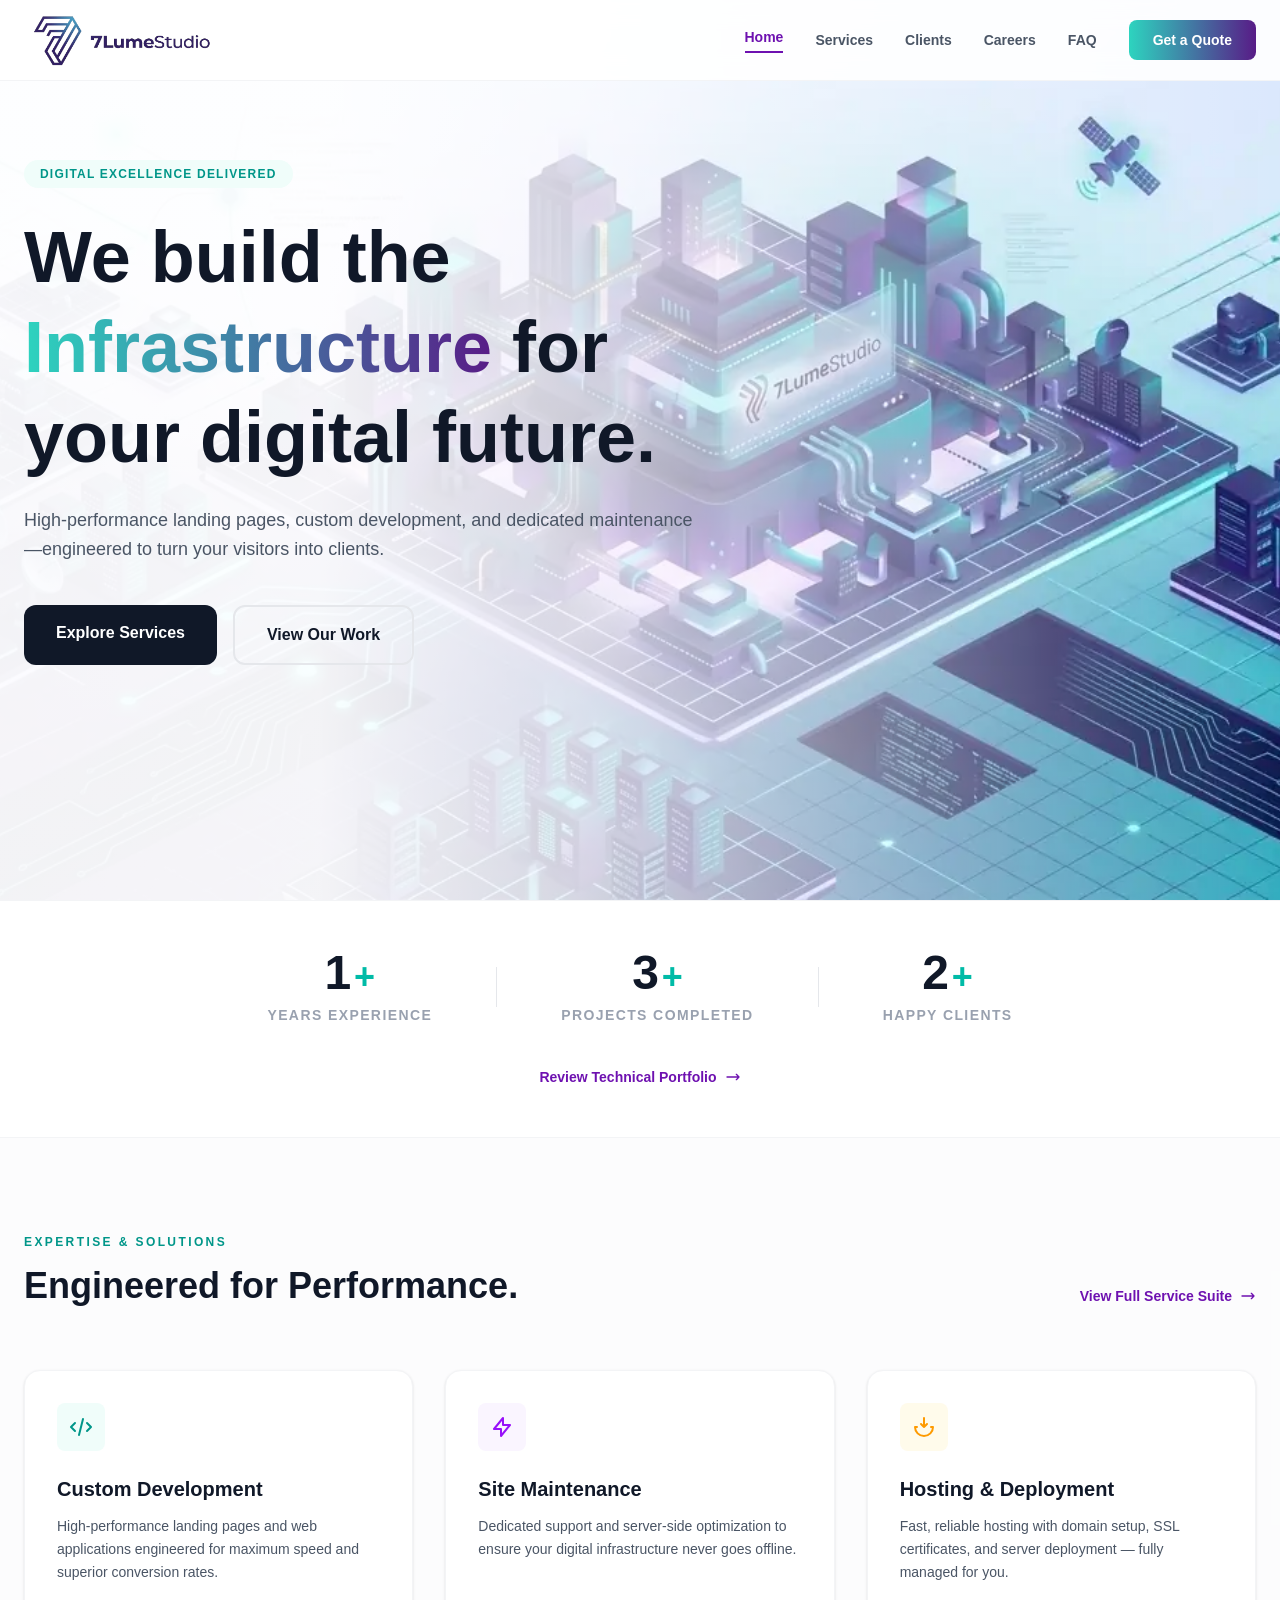
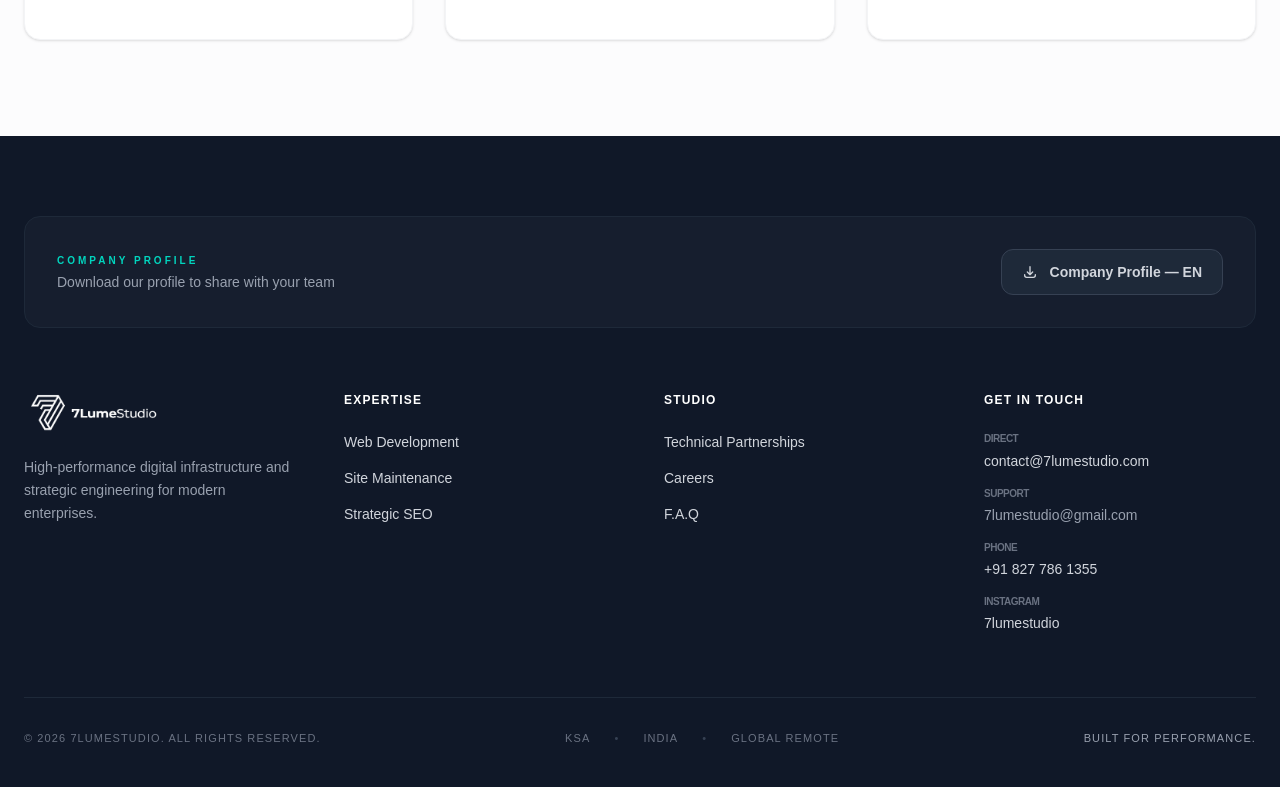
<file: index.html>
<!DOCTYPE html>
<html lang="en" class="scroll-smooth">
<head>
    <meta charset="UTF-8">
    <meta name="viewport" content="width=device-width, initial-scale=1.0">
    <title>7LumeStudio | High-Converting Web Design Agency | 7 Lume Studio | GCC & India</title>
    <meta name="description" content="7LumeStudio: High-performance web development & SEO. We build fast, scalable digital infrastructure for businesses in the GCC & India. Get a free technical audit.">

    <link rel="preload" as="image" href="assets/img/ui/hero-full.webp" fetchpriority="high">

    <link rel="stylesheet" href="style.css">

    <link rel="preload" href="https://fonts.googleapis.com/css2?family=Inter:wght@400;600;800&display=swap" as="style" crossorigin>
    <link rel="icon" type="image/png" href="assets/img/favicon/favicon-96x96.png" sizes="96x96">
    <link rel="icon" type="image/svg+xml" href="assets/img/favicon/favicon.svg">
    <link rel="shortcut icon" href="assets/img/favicon/favicon.ico">
    <link rel="apple-touch-icon" sizes="180x180" href="assets/img/favicon/apple-touch-icon.png">
    <link rel="manifest" href="assets/img/favicon/site.webmanifest">
</head>
<body class="bg-white text-gray-900 selection:bg-teal-100">

    <!-- HEADER -->
    <header class="fixed w-full bg-white/90 backdrop-blur-md z-[100] border-b border-gray-100">
        <div class="max-w-7xl mx-auto px-6 h-20 flex items-center justify-between">
            <a href="index.html" class="flex items-center gap-3 relative z-[110]">
                <img src="assets/img/lumeblack.png" alt="7LumeStudio Logo" class="h-14 w-auto">
            </a>
            <nav class="hidden md:flex items-center gap-8">
                <a href="index.html" class="text-sm font-semibold text-purple-800 border-b-2 border-purple-800 pb-1">Home</a>
                <a href="services.html" class="text-sm font-semibold text-gray-600 hover:text-purple-800 transition">Services</a>
                <a href="clients.html" class="text-sm font-semibold text-gray-600 hover:text-purple-800 transition">Clients</a>
                <a href="careers.html" class="text-sm font-semibold text-gray-600 hover:text-purple-800 transition">Careers</a>
                <a href="faq.html" class="text-sm font-semibold text-gray-600 hover:text-purple-800 transition">FAQ</a>
                <a href="contact.html" class="btn-gradient text-white px-6 py-2.5 rounded-lg text-sm font-bold hover:opacity-90 transition">Get a Quote</a>
            </nav>
            <button id="menu-btn" class="md:hidden relative z-[110] p-2 text-gray-900 focus:outline-none">
                <div id="hamburger" class="w-6 h-5 relative flex flex-col justify-between">
                    <span class="w-full h-0.5 bg-gray-900 origin-center"></span>
                    <span class="w-full h-0.5 bg-gray-900"></span>
                    <span class="w-full h-0.5 bg-gray-900 origin-center"></span>
                </div>
            </button>
        </div>
    </header>

    <!-- MOBILE MENU -->
    <div id="mobile-menu" class="fixed inset-0 bg-white translate-x-full transition-transform duration-500 ease-in-out flex flex-col items-center justify-center space-y-8 md:hidden z-[99]">
        <a href="index.html" class="text-2xl font-bold text-gray-800 hover:text-purple-800">Home</a>
        <a href="services.html" class="text-2xl font-bold text-gray-800 hover:text-purple-800">Services</a>
        <a href="clients.html" class="text-2xl font-bold text-gray-800 hover:text-purple-800">Clients</a>
        <a href="careers.html" class="text-2xl font-bold text-gray-800 hover:text-purple-800">Careers</a>
        <a href="faq.html" class="text-2xl font-bold text-gray-800 hover:text-purple-800">FAQ</a>
        <div class="pt-4">
            <a href="contact.html" class="btn-gradient text-white px-10 py-4 rounded-xl text-lg font-bold shadow-xl shadow-purple-100">Get a Quote</a>
        </div>
    </div>

    <!-- HERO -->
    <main class="hero-full px-6 pt-40 pb-20">
        <div class="max-w-7xl mx-auto w-full hero-content">
            <div class="max-w-2xl">
                <span class="inline-block px-4 py-1.5 mb-6 text-xs font-bold tracking-widest text-teal-600 uppercase bg-teal-50 rounded-full">
                    Digital Excellence Delivered
                </span>
                <h1 class="text-5xl md:text-7xl font-extrabold leading-tight mb-6">
                    We build the <span class="logo-gradient">Infrastructure</span> for your digital future.
                </h1>
                <p class="text-lg text-gray-600 mb-10 leading-relaxed">
                    High-performance landing pages, custom development, and dedicated maintenance—engineered to turn your visitors into clients.
                </p>
                <div class="flex flex-wrap gap-4">
                    <a href="services.html" class="bg-gray-900 text-white px-8 py-4 rounded-xl font-bold hover:bg-gray-800 transition">Explore Services</a>
                    <a href="clients.html" class="border-2 border-gray-200 px-8 py-4 rounded-xl font-bold hover:bg-gray-50 transition">View Our Work</a>
                </div>
            </div>
        </div>
    </main>

    <!-- STATS -->
    <section class="border-y border-gray-100 py-12 bg-white">
        <div class="max-w-7xl mx-auto px-6">
            <div class="flex flex-col items-center justify-center gap-10">
                <div class="flex flex-wrap items-center justify-center gap-8 sm:gap-12 md:gap-16 text-center">
                    <div>
                        <div class="flex items-baseline justify-center gap-1">
                            <span id="experience-counter" class="text-4xl sm:text-5xl font-extrabold text-gray-900 tracking-tight" data-target="2">0</span>
                            <span class="text-3xl sm:text-4xl font-extrabold text-teal-500">+</span>
                        </div>
                        <p class="text-xs sm:text-sm font-bold text-gray-400 uppercase tracking-widest mt-2">Years Experience</p>
                    </div>
                    <div class="h-10 w-px bg-gray-200 hidden sm:block"></div>
                    <div>
                        <div class="flex items-baseline justify-center gap-1">
                            <span id="project-counter" class="text-4xl sm:text-5xl font-extrabold text-gray-900 tracking-tight" data-target="8">0</span>
                            <span class="text-3xl sm:text-4xl font-extrabold text-teal-500">+</span>
                        </div>
                        <p class="text-xs sm:text-sm font-bold text-gray-400 uppercase tracking-widest mt-2">Projects Completed</p>
                    </div>
                    <div class="h-10 w-px bg-gray-200 hidden sm:block"></div>
                    <div>
                        <div class="flex items-baseline justify-center gap-1">
                            <span id="client-counter" class="text-4xl sm:text-5xl font-extrabold text-gray-900 tracking-tight" data-target="6">0</span>
                            <span class="text-3xl sm:text-4xl font-extrabold text-teal-500">+</span>
                        </div>
                        <p class="text-xs sm:text-sm font-bold text-gray-400 uppercase tracking-widest mt-2">Happy Clients</p>
                    </div>
                </div>
                <div class="text-center">
                    <a href="clients.html" class="group inline-flex items-center gap-2 text-sm font-bold text-purple-800 hover:text-teal-600 transition duration-200">
                        Review Technical Portfolio
                        <svg xmlns="http://www.w3.org/2000/svg" class="h-4 w-4 transform group-hover:translate-x-1 transition duration-200" fill="none" viewBox="0 0 24 24" stroke="currentColor">
                            <path stroke-linecap="round" stroke-linejoin="round" stroke-width="2" d="M17 8l4 4m0 0l-4 4m4-4H3" />
                        </svg>
                    </a>
                </div>
            </div>
        </div>
    </section>

    <!-- SERVICES PREVIEW -->
    <section class="py-24 bg-gray-50/50">
        <div class="max-w-7xl mx-auto px-6">
            <div class="flex flex-col md:flex-row justify-between items-end mb-16 gap-6">
                <div class="max-w-2xl">
                    <p class="text-xs font-extrabold text-teal-600 uppercase tracking-[0.2em] mb-4">Expertise & Solutions</p>
                    <h2 class="text-4xl font-bold text-gray-900">Engineered for Performance.</h2>
                </div>
                <a href="services.html" class="hidden md:flex items-center gap-2 text-sm font-bold text-purple-800 hover:text-teal-600 transition group">
                    View Full Service Suite
                    <svg xmlns="http://www.w3.org/2000/svg" class="h-4 w-4 transform group-hover:translate-x-1 transition" fill="none" viewBox="0 0 24 24" stroke="currentColor">
                        <path stroke-linecap="round" stroke-linejoin="round" stroke-width="2" d="M17 8l4 4m0 0l-4 4m4-4H3" />
                    </svg>
                </a>
            </div>
            <div class="grid md:grid-cols-3 gap-8">
                <div class="bg-white p-8 rounded-2xl border border-gray-100 shadow-sm hover:shadow-xl hover:-translate-y-2 transition-all duration-300">
                    <div class="w-12 h-12 bg-teal-50 rounded-lg flex items-center justify-center mb-6">
                        <svg class="w-6 h-6 text-teal-600" fill="none" stroke="currentColor" viewBox="0 0 24 24"><path stroke-linecap="round" stroke-linejoin="round" stroke-width="2" d="M10 20l4-16m4 4l4 4-4 4M6 16l-4-4 4-4" /></svg>
                    </div>
                    <h3 class="text-xl font-bold mb-3">Custom Development</h3>
                    <p class="text-gray-600 text-sm leading-relaxed mb-6">High-performance landing pages and web applications engineered for maximum speed and superior conversion rates.</p>
                </div>
                <div class="bg-white p-8 rounded-2xl border border-gray-100 shadow-sm hover:shadow-xl hover:-translate-y-2 transition-all duration-300">
                    <div class="w-12 h-12 bg-purple-50 rounded-lg flex items-center justify-center mb-6">
                        <svg class="w-6 h-6 text-purple-600" fill="none" stroke="currentColor" viewBox="0 0 24 24"><path stroke-linecap="round" stroke-linejoin="round" stroke-width="2" d="M13 10V3L4 14h7v7l9-11h-7z" /></svg>
                    </div>
                    <h3 class="text-xl font-bold mb-3">Site Maintenance</h3>
                    <p class="text-gray-600 text-sm leading-relaxed mb-6">Dedicated support and server-side optimization to ensure your digital infrastructure never goes offline.</p>
                </div>
                <div class="bg-white p-8 rounded-2xl border border-gray-100 shadow-sm hover:shadow-xl hover:-translate-y-2 transition-all duration-300">
                    <div class="w-12 h-12 bg-amber-50 rounded-lg flex items-center justify-center mb-6">
                        <svg class="w-6 h-6 text-amber-500" fill="none" stroke="currentColor" viewBox="0 0 24 24"><path stroke-linecap="round" stroke-linejoin="round" stroke-width="2" d="M5 12H3a9 9 0 1018 0h-2M12 3v9m0 0l-3-3m3 3l3-3" /></svg>
                    </div>
                    <h3 class="text-xl font-bold mb-3">Hosting & Deployment</h3>
                    <p class="text-gray-600 text-sm leading-relaxed mb-6">Fast, reliable hosting with domain setup, SSL certificates, and server deployment — fully managed for you.</p>
                </div>
            </div>
            <div class="mt-12 text-center md:hidden">
                <a href="services.html" class="inline-block btn-gradient text-white px-8 py-4 rounded-xl font-bold shadow-lg">View All Services</a>
            </div>
        </div>
    </section>

    <div id="footer-placeholder"></div>
    <script src="assets/js/main.js" defer></script>
    <script src="assets/js/counter.js" defer></script>
</body>
</html>
</file>
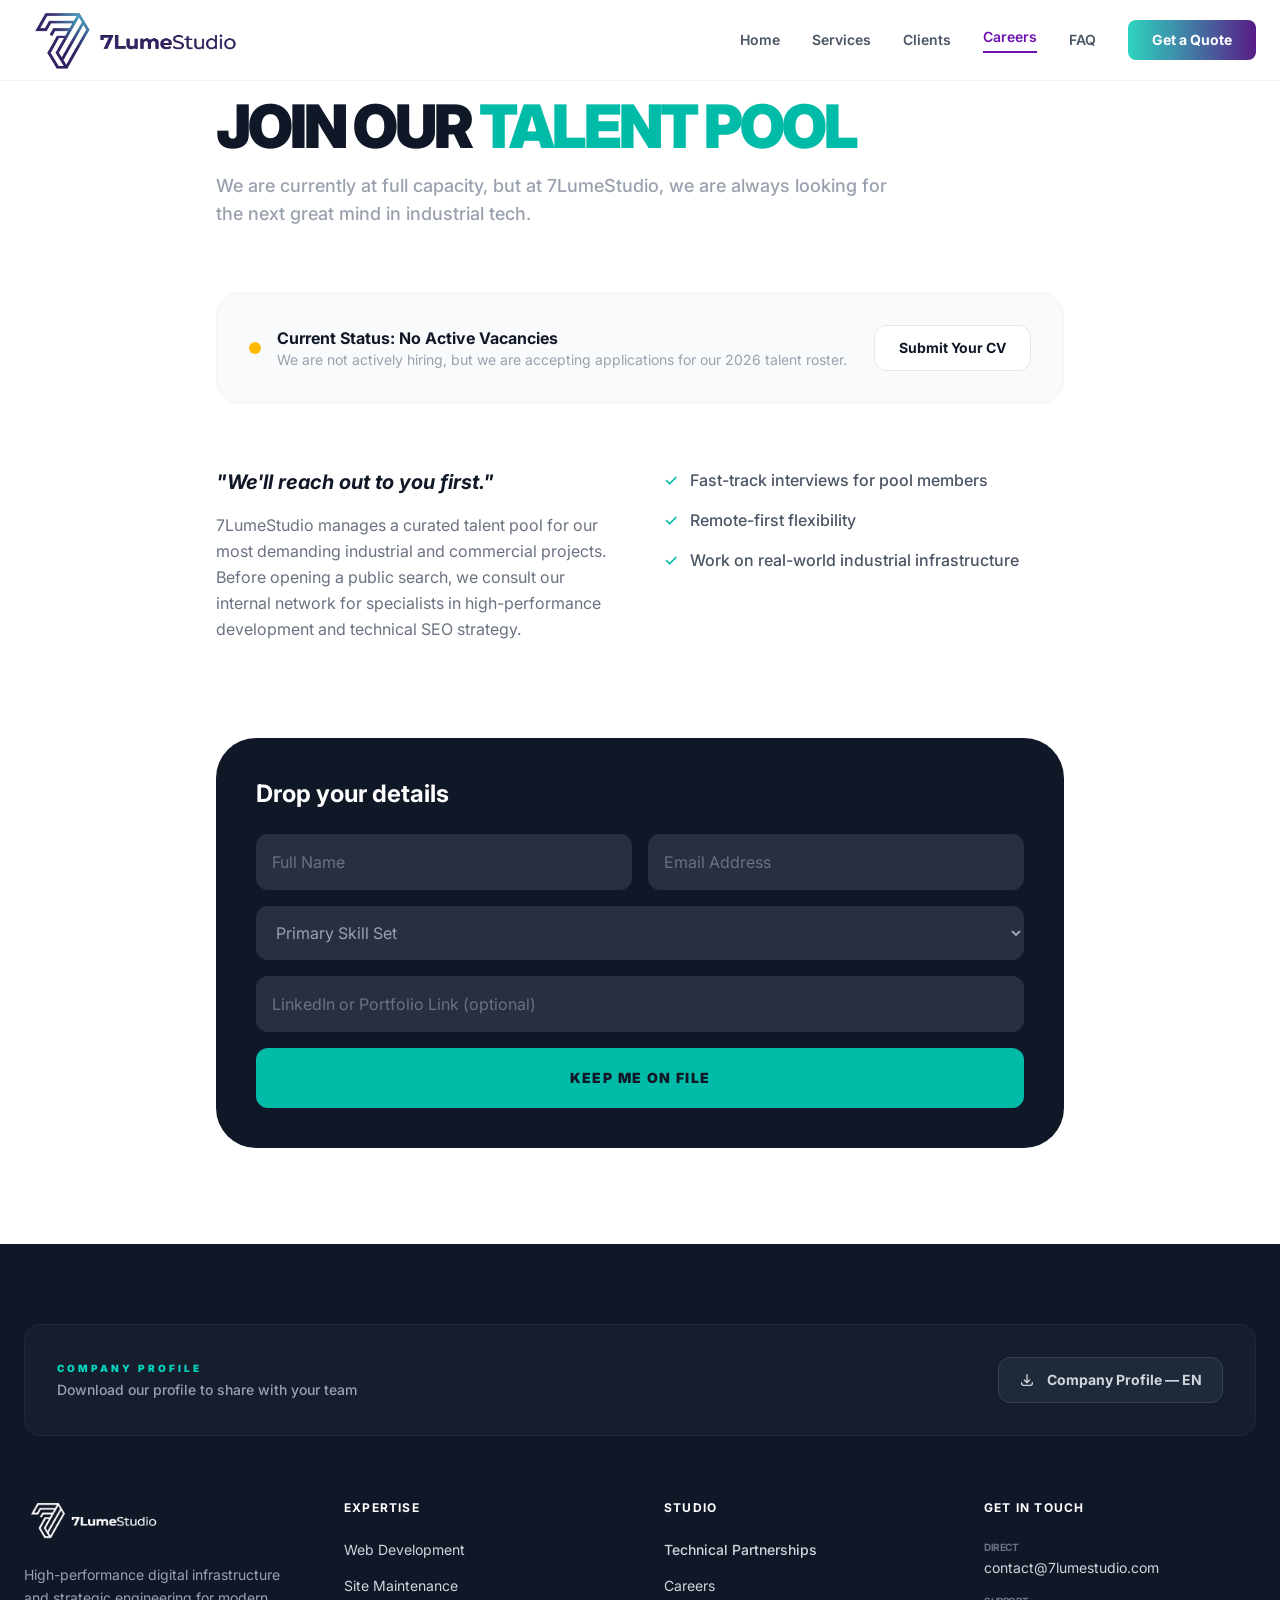
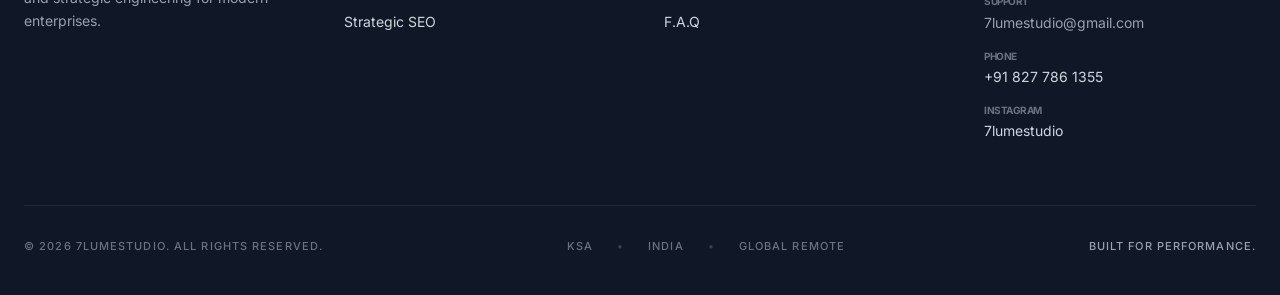
<file: careers.html>
<!DOCTYPE html>
<html lang="en" class="scroll-smooth">
<head>
    <meta charset="UTF-8">
    <meta name="viewport" content="width=device-width, initial-scale=1.0">
    <title>Careers & Talent Pool | Join the Team | 7LumeStudio</title>
    <meta name="description" content="Join the 7LumeStudio talent pool. We are looking for skilled developers & designers in India and the GCC to build high-performance web solutions. Apply now.">
    
    <link rel="stylesheet" href="style.css">

    <link href="https://fonts.googleapis.com/css2?family=Inter:wght@400;600;800&display=swap" rel="stylesheet">
    <link rel="icon" type="image/png" href="assets/img/favicon/favicon-96x96.png" sizes="96x96">
    <link rel="icon" type="image/svg+xml" href="assets/img/favicon/favicon.svg">
    <link rel="shortcut icon" href="assets/img/favicon/favicon.ico">
    <link rel="apple-touch-icon" sizes="180x180" href="assets/img/favicon/apple-touch-icon.png">
    <link rel="manifest" href="assets/img/favicon/site.webmanifest">
</head>
<body class="bg-white text-gray-900 selection:bg-teal-100">

    <!-- HEADER -->
    <header class="fixed w-full bg-white/90 backdrop-blur-md z-[100] border-b border-gray-100">
        <div class="max-w-7xl mx-auto px-6 h-20 flex items-center justify-between">
            <a href="index.html" class="flex items-center gap-3 relative z-[110]">
                <img src="assets/img/lumeblack.png" alt="7LumeStudio Logo" class="h-16 w-auto">
            </a>
            <nav class="hidden md:flex items-center gap-8">
                <a href="index.html" class="text-sm font-semibold text-gray-600 hover:text-purple-800 transition">Home</a>
                <a href="services.html" class="text-sm font-semibold text-gray-600 hover:text-purple-800 transition">Services</a>
                <a href="clients.html" class="text-sm font-semibold text-gray-600 hover:text-purple-800 transition">Clients</a>
                <a href="careers.html" class="text-sm font-semibold text-purple-800 border-b-2 border-purple-800 pb-1">Careers</a>
                <a href="faq.html" class="text-sm font-semibold text-gray-600 hover:text-purple-800 transition">FAQ</a>
                <a href="contact.html" class="btn-gradient text-white px-6 py-2.5 rounded-lg text-sm font-bold hover:opacity-90 transition">Get a Quote</a>
            </nav>
            <button id="menu-btn" class="md:hidden relative z-[110] p-2 text-gray-900 focus:outline-none">
                <div id="hamburger" class="w-6 h-5 relative flex flex-col justify-between">
                    <span class="w-full h-0.5 bg-gray-900 origin-center"></span>
                    <span class="w-full h-0.5 bg-gray-900"></span>
                    <span class="w-full h-0.5 bg-gray-900 origin-center"></span>
                </div>
            </button>
        </div>
    </header>

    <!-- MOBILE MENU -->
    <div id="mobile-menu" class="fixed inset-0 bg-white translate-x-full transition-transform duration-500 ease-in-out flex flex-col items-center justify-center space-y-8 md:hidden z-[99]">
        <a href="index.html" class="text-2xl font-bold text-gray-800 hover:text-purple-800">Home</a>
        <a href="services.html" class="text-2xl font-bold text-gray-800 hover:text-purple-800">Services</a>
        <a href="clients.html" class="text-2xl font-bold text-gray-800 hover:text-purple-800">Clients</a>
        <a href="careers.html" class="text-2xl font-bold text-gray-800 hover:text-purple-800">Careers</a>
        <a href="faq.html" class="text-2xl font-bold text-gray-800 hover:text-purple-800">FAQ</a>
        <div class="pt-4">
            <a href="contact.html" class="btn-gradient text-white px-10 py-4 rounded-xl text-lg font-bold shadow-xl shadow-purple-100">Get a Quote</a>
        </div>
    </div>

    <!-- CAREERS CONTENT -->
    <section class="py-24 bg-white">
        <div class="max-w-4xl mx-auto px-6">
            <div class="mb-16">
                <h1 class="text-4xl md:text-6xl font-black text-gray-900 uppercase tracking-tighter mb-4">
                    Join our <span class="text-teal-500">Talent Pool</span>
                </h1>
                <p class="text-gray-400 text-lg max-w-2xl font-medium">
                    We are currently at full capacity, but at 7LumeStudio, we are always looking for the next great mind in industrial tech.
                </p>
            </div>

            <div class="p-8 bg-gray-50 rounded-3xl border border-gray-100 mb-16 flex flex-col md:flex-row items-center justify-between gap-6">
                <div class="flex items-center gap-4">
                    <div class="w-3 h-3 bg-amber-400 rounded-full animate-pulse"></div>
                    <div>
                        <h4 class="font-bold text-gray-900">Current Status: No Active Vacancies</h4>
                        <p class="text-gray-400 text-sm">We are not actively hiring, but we are accepting applications for our 2026 talent roster.</p>
                    </div>
                </div>
                <a href="#apply" class="bg-white border border-gray-200 text-gray-900 px-6 py-3 rounded-xl font-bold hover:bg-gray-900 hover:text-white transition-all text-sm">
                    Submit Your CV
                </a>
            </div>

            <div class="grid md:grid-cols-2 gap-12 mb-24">
                <div>
                    <h3 class="text-xl font-bold mb-4 italic text-gray-900">"We'll reach out to you first."</h3>
                    <p class="text-gray-500 leading-relaxed">
                        7LumeStudio manages a curated talent pool for our most demanding industrial and commercial projects. Before opening a public search, we consult our internal network for specialists in high-performance development and technical SEO strategy.
                    </p>
                </div>
                <ul class="space-y-4">
                    <li class="flex items-center gap-3 text-gray-600 font-medium">
                        <span class="text-teal-500">✓</span> Fast-track interviews for pool members
                    </li>
                    <li class="flex items-center gap-3 text-gray-600 font-medium">
                        <span class="text-teal-500">✓</span> Remote-first flexibility
                    </li>
                    <li class="flex items-center gap-3 text-gray-600 font-medium">
                        <span class="text-teal-500">✓</span> Work on real-world industrial infrastructure
                    </li>
                </ul>
            </div>

            <div id="apply" class="bg-gray-900 p-10 rounded-[2.5rem] text-white">
                <h3 class="text-2xl font-bold mb-6">Drop your details</h3>
                <form action="https://api.web3forms.com/submit" method="POST" class="space-y-4">
                    <input type="hidden" name="access_key" value="a2f2bf77-dd22-421c-be03-a05cf43ebcd1">
                    <input type="hidden" name="subject" value="Talent Pool Entry - 7LumeStudio">

                    <div class="grid md:grid-cols-2 gap-4">
                        <input type="text" name="name" placeholder="Full Name" required class="w-full p-4 bg-white/10 rounded-xl outline-none focus:ring-1 focus:ring-teal-500 placeholder:text-gray-500">
                        <input type="email" name="email" placeholder="Email Address" required class="w-full p-4 bg-white/10 rounded-xl outline-none focus:ring-1 focus:ring-teal-500 placeholder:text-gray-500">
                    </div>

                    <select name="primary_skill" class="w-full p-4 bg-white/10 rounded-xl outline-none focus:ring-1 focus:ring-teal-500 text-gray-400">
                        <option value="" disabled selected>Primary Skill Set</option>
                        <option value="frontend">Frontend (Tailwind/Vite)</option>
                        <option value="backend">Backend (PHP/Node)</option>
                        <option value="seo">SEO & Performance Audit</option>
                        <option value="design">UI/UX Design</option>
                    </select>

                    <!-- Portfolio link is optional — a URL is not always available -->
                    <input type="url" name="portfolio" placeholder="LinkedIn or Portfolio Link (optional)" class="w-full p-4 bg-white/10 rounded-xl outline-none focus:ring-1 focus:ring-teal-500 placeholder:text-gray-500">

                    <button type="submit" class="w-full bg-teal-500 hover:bg-teal-400 text-gray-900 font-black py-5 rounded-xl transition-all uppercase tracking-widest text-sm">
                        Keep me on file
                    </button>
                </form>
            </div>
        </div>
    </section>

    <div id="footer-placeholder"></div>
    <script src="assets/js/main.js" defer></script>
    <script src="assets/js/contact.js" defer></script>
</body>
</html>
</file>
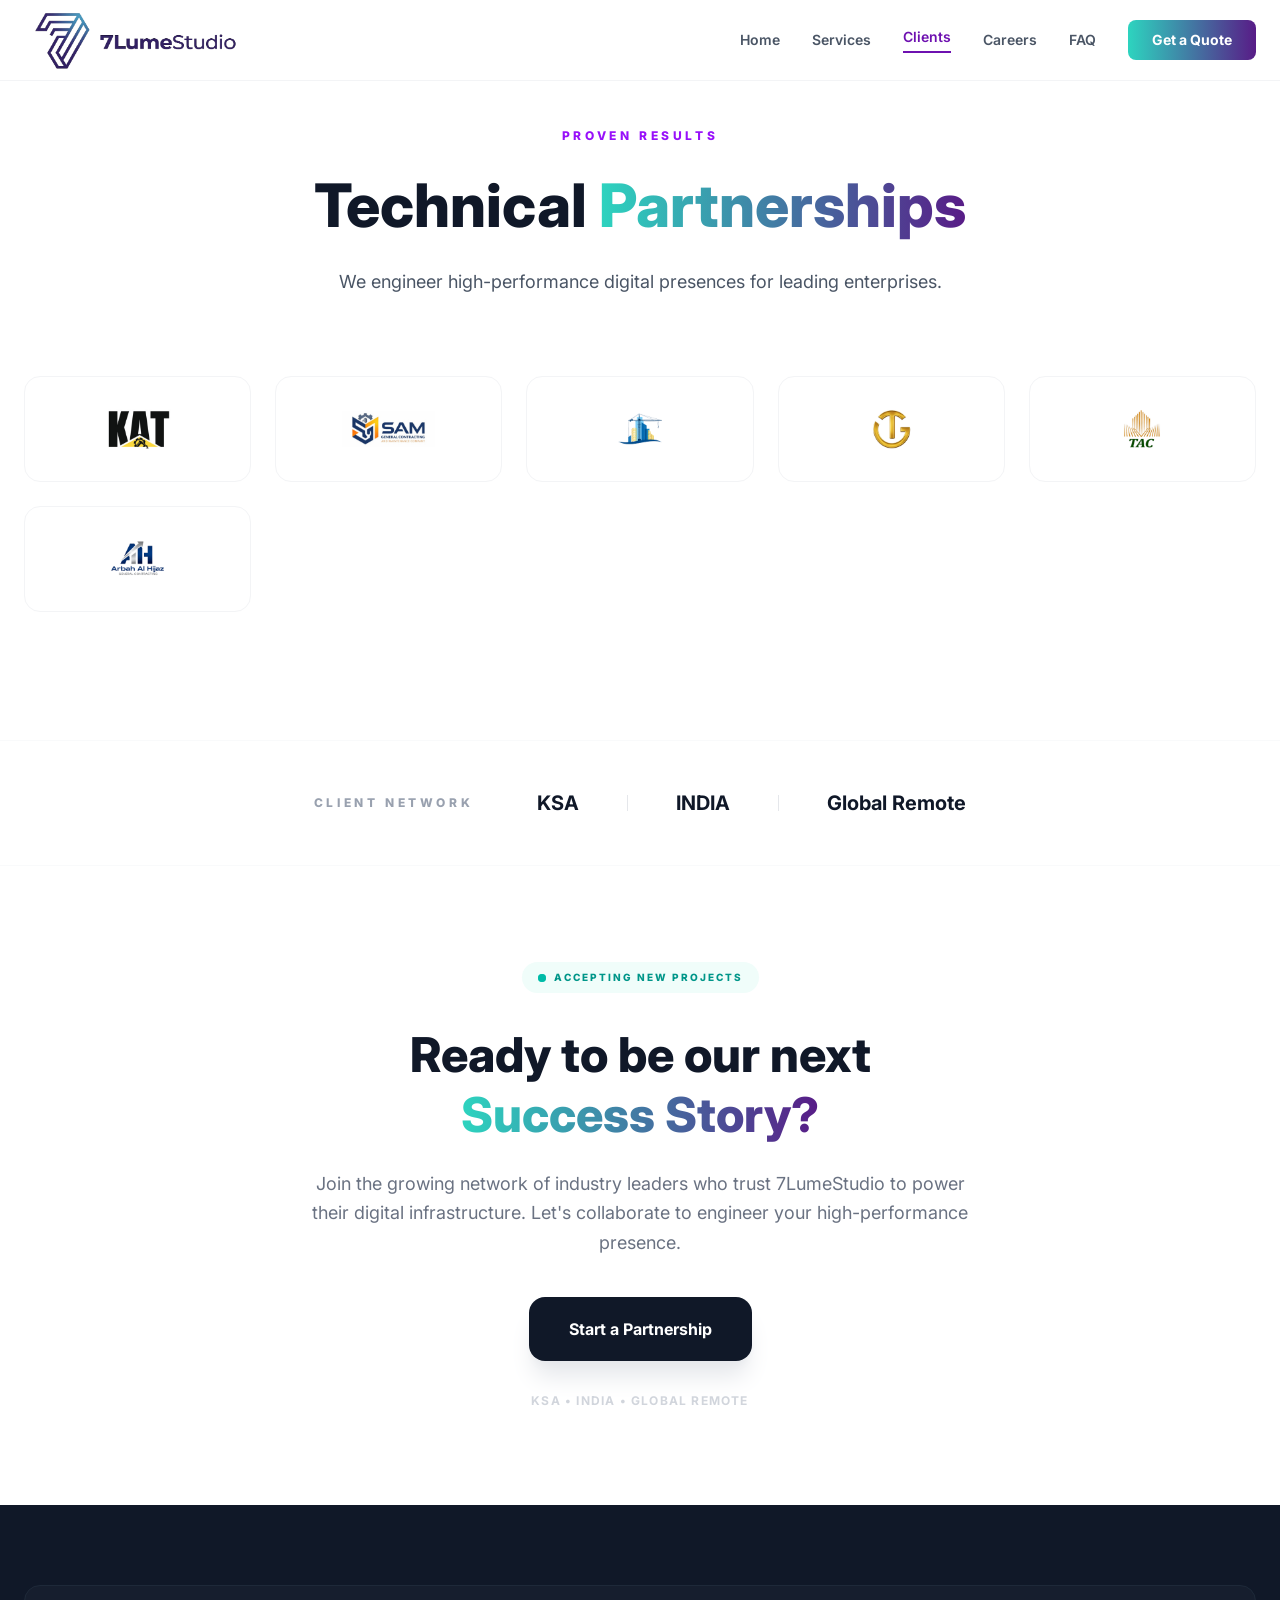
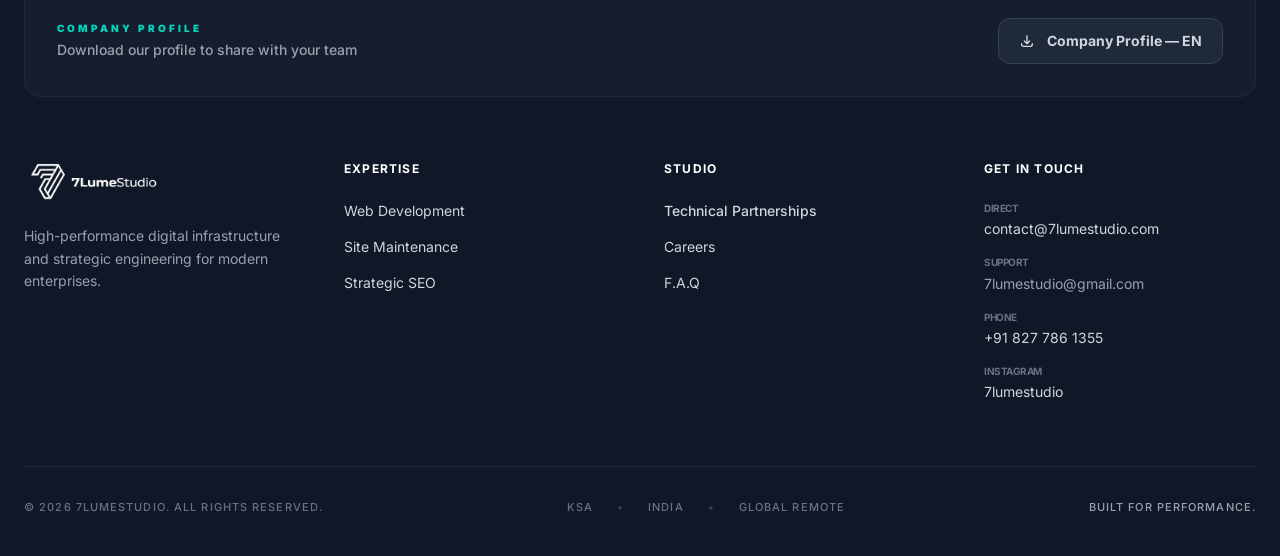
<file: clients.html>
<!DOCTYPE html>
<html lang="en" class="scroll-smooth">
<head>
    <meta charset="UTF-8">
    <meta name="viewport" content="width=device-width, initial-scale=1.0">
    <title>Our Clients & Projects | Success Stories | 7LumeStudio</title>
    <meta name="description" content="Explore how 7LumeStudio helps businesses in the GCC and India dominate their markets with high-performance websites, custom code, and strategic SEO.">

    <link rel="stylesheet" href="style.css">

    <link href="https://fonts.googleapis.com/css2?family=Inter:wght@400;600;800&display=swap" rel="stylesheet">
    <link rel="icon" type="image/png" href="assets/img/favicon/favicon-96x96.png" sizes="96x96">
    <link rel="icon" type="image/svg+xml" href="assets/img/favicon/favicon.svg">
    <link rel="shortcut icon" href="assets/img/favicon/favicon.ico">
    <link rel="apple-touch-icon" sizes="180x180" href="assets/img/favicon/apple-touch-icon.png">
    <link rel="manifest" href="assets/img/favicon/site.webmanifest">
</head>
<body class="bg-white text-gray-900 selection:bg-teal-100">

    <!-- HEADER -->
    <header class="fixed w-full bg-white/90 backdrop-blur-md z-[100] border-b border-gray-100">
        <div class="max-w-7xl mx-auto px-6 h-20 flex items-center justify-between">
            <a href="index.html" class="flex items-center gap-3 relative z-[110]">
                <img src="assets/img/lumeblack.png" alt="7LumeStudio Logo" class="h-16 w-auto">
            </a>
            <nav class="hidden md:flex items-center gap-8">
                <a href="index.html" class="text-sm font-semibold text-gray-600 hover:text-purple-800 transition">Home</a>
                <a href="services.html" class="text-sm font-semibold text-gray-600 hover:text-purple-800 transition">Services</a>
                <a href="clients.html" class="text-sm font-semibold text-purple-800 border-b-2 border-purple-800 pb-1">Clients</a>
                <a href="careers.html" class="text-sm font-semibold text-gray-600 hover:text-purple-800 transition">Careers</a>
                <a href="faq.html" class="text-sm font-semibold text-gray-600 hover:text-purple-800 transition">FAQ</a>
                <a href="contact.html" class="btn-gradient text-white px-6 py-2.5 rounded-lg text-sm font-bold hover:opacity-90 transition">Get a Quote</a>
            </nav>
            <button id="menu-btn" class="md:hidden relative z-[110] p-2 text-gray-900 focus:outline-none">
                <div id="hamburger" class="w-6 h-5 relative flex flex-col justify-between">
                    <span class="w-full h-0.5 bg-gray-900 origin-center"></span>
                    <span class="w-full h-0.5 bg-gray-900"></span>
                    <span class="w-full h-0.5 bg-gray-900 origin-center"></span>
                </div>
            </button>
        </div>
    </header>

    <!-- MOBILE MENU -->
    <div id="mobile-menu" class="fixed inset-0 bg-white translate-x-full transition-transform duration-500 ease-in-out flex flex-col items-center justify-center space-y-8 md:hidden z-[99]">
        <a href="index.html" class="text-2xl font-bold text-gray-800 hover:text-purple-800">Home</a>
        <a href="services.html" class="text-2xl font-bold text-gray-800 hover:text-purple-800">Services</a>
        <a href="clients.html" class="text-2xl font-bold text-gray-800 hover:text-purple-800">Clients</a>
        <a href="careers.html" class="text-2xl font-bold text-gray-800 hover:text-purple-800">Careers</a>
        <a href="faq.html" class="text-2xl font-bold text-gray-800 hover:text-purple-800">FAQ</a>
        <div class="pt-4">
            <a href="contact.html" class="btn-gradient text-white px-10 py-4 rounded-xl text-lg font-bold shadow-xl shadow-purple-100">Get a Quote</a>
        </div>
    </div>

    <!-- PAGE HERO -->
    <section class="pt-32 pb-20 bg-white">
        <div class="max-w-4xl mx-auto px-6 text-center">
            <p class="text-xs font-extrabold text-purple-600 uppercase tracking-[0.3em] mb-6">Proven Results</p>
            <h1 class="text-4xl md:text-6xl font-extrabold text-gray-900 mb-6 leading-tight">
                Technical <span class="logo-gradient">Partnerships</span>
            </h1>
            <p class="text-lg text-gray-600 leading-relaxed">
                We engineer high-performance digital presences for leading enterprises.
            </p>
        </div>
    </section>

    <!-- CLIENT GRID -->
    <section class="pb-32 bg-white">
        <div class="max-w-7xl mx-auto px-6">
            <div id="client-grid" class="grid grid-cols-2 md:grid-cols-4 lg:grid-cols-5 gap-4 md:gap-6"></div>
        </div>
    </section>

    <!-- CLIENT NETWORK -->
    <section class="py-12 bg-white border-t border-gray-50">
        <div class="max-w-7xl mx-auto px-6">
            <div class="flex flex-col md:flex-row items-center justify-center gap-6 md:gap-16">
                <p class="text-xs font-extrabold text-gray-400 uppercase tracking-[0.3em]">Client Network</p>
                <div class="flex items-center gap-8 md:gap-12 text-lg md:text-xl font-bold text-gray-900">
                    <div class="flex items-center gap-2">KSA</div>
                    <div class="h-4 w-[1px] bg-gray-200 hidden md:block"></div>
                    <div class="flex items-center gap-2">INDIA</div>
                    <div class="h-4 w-[1px] bg-gray-200 hidden md:block"></div>
                    <div class="flex items-center gap-2">Global Remote</div>
                </div>
            </div>
        </div>
    </section>

    <!-- CTA -->
    <section class="py-24 bg-white border-t border-gray-50">
        <div class="max-w-4xl mx-auto px-6 text-center">
            <div class="inline-flex items-center gap-2 px-4 py-2 rounded-full bg-teal-50 text-teal-600 text-[10px] font-extrabold uppercase tracking-[0.2em] mb-8">
                <span class="relative flex h-2 w-2">
                    <span class="animate-ping absolute inline-flex h-full w-full rounded-full bg-teal-400 opacity-75"></span>
                    <span class="relative inline-flex rounded-full h-2 w-2 bg-teal-500"></span>
                </span>
                Accepting New Projects
            </div>
            <h2 class="text-3xl md:text-5xl font-extrabold text-gray-900 mb-6 leading-tight">
                Ready to be our next <br> <span class="logo-gradient">Success Story?</span>
            </h2>
            <p class="text-lg text-gray-500 mb-10 leading-relaxed max-w-2xl mx-auto">
                Join the growing network of industry leaders who trust 7LumeStudio to power their digital infrastructure. Let's collaborate to engineer your high-performance presence.
            </p>
            <div class="flex flex-col sm:flex-row items-center justify-center gap-4">
                <a href="contact.html" class="w-full sm:w-auto bg-gray-900 text-white px-10 py-5 rounded-2xl font-bold hover:bg-teal-600 transition-all transform hover:-translate-y-1 shadow-xl shadow-gray-200">
                    Start a Partnership
                </a>
            </div>
            <p class="mt-8 text-xs font-bold text-gray-300 uppercase tracking-widest">KSA • INDIA • GLOBAL REMOTE</p>
        </div>
    </section>

    <div id="footer-placeholder"></div>
    <script src="assets/js/clients.js" defer></script>
    <script src="assets/js/main.js" defer></script>
</body>
</html>
</file>
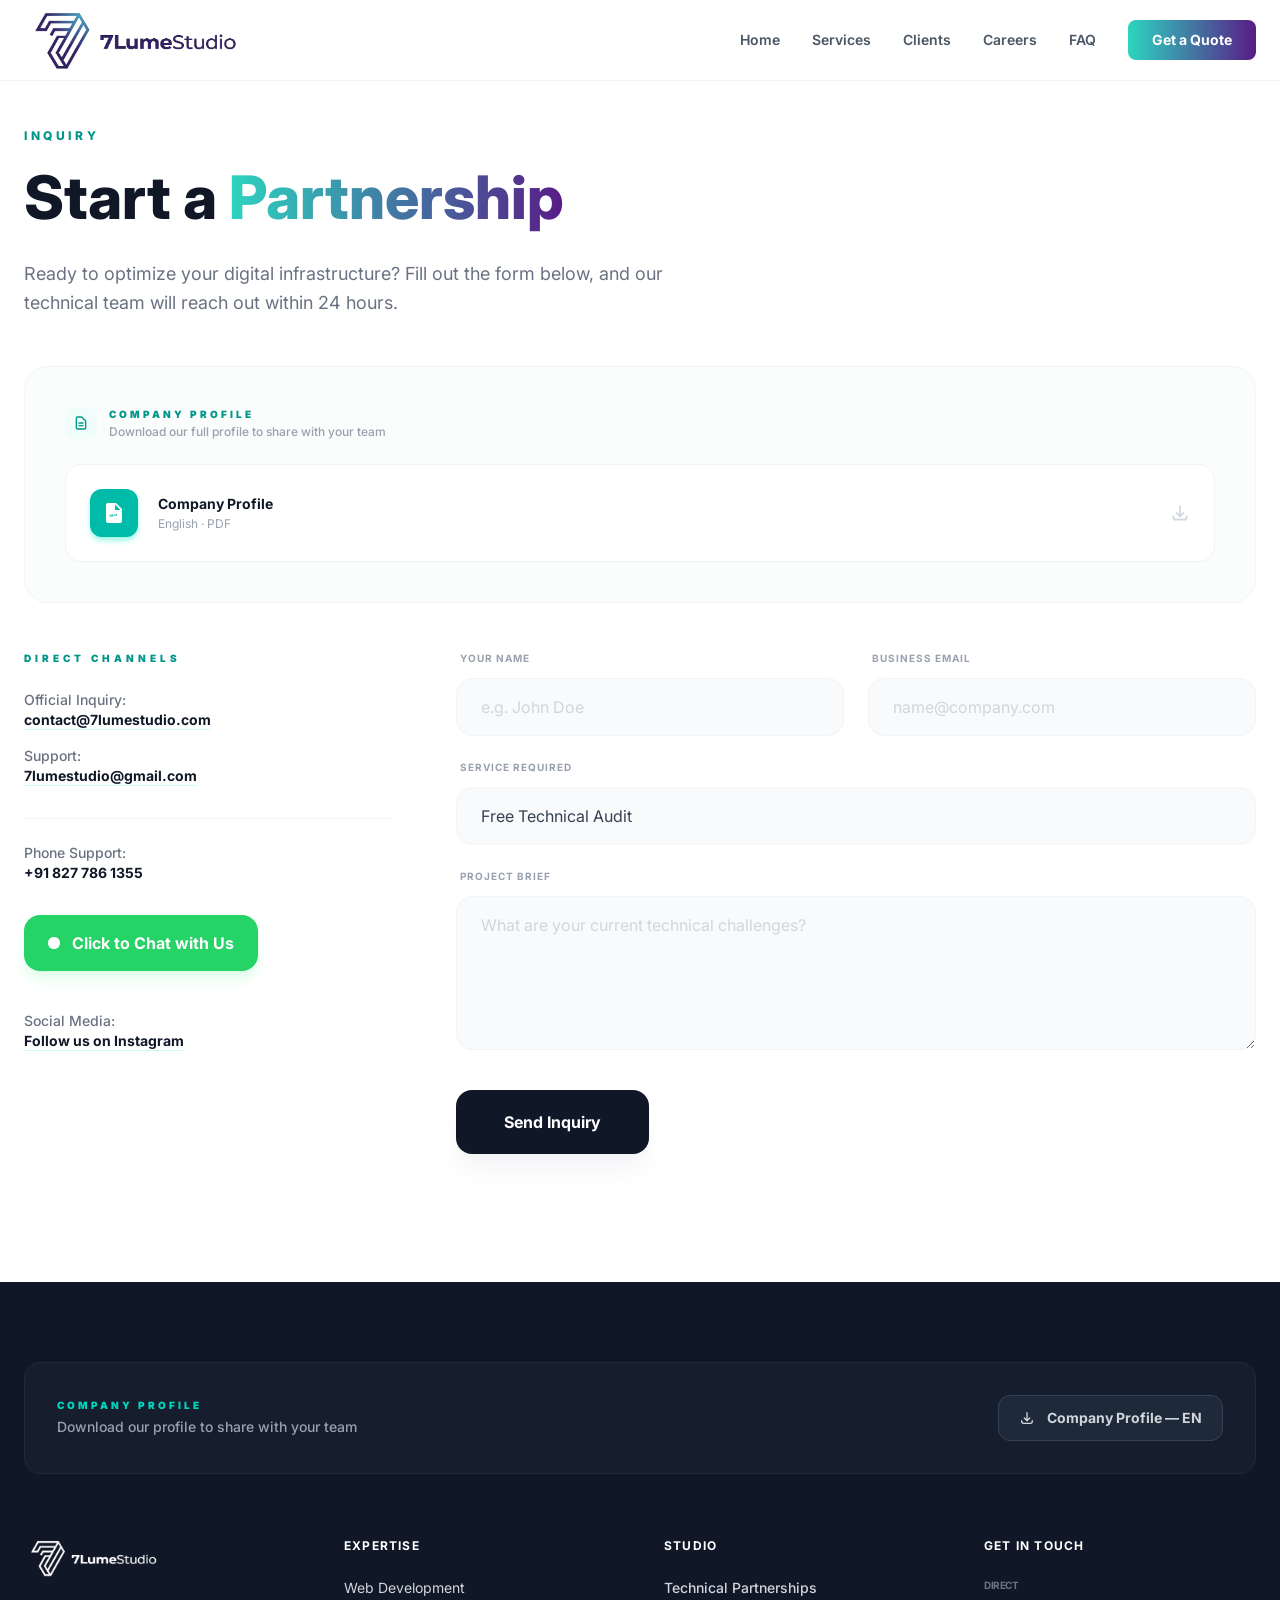
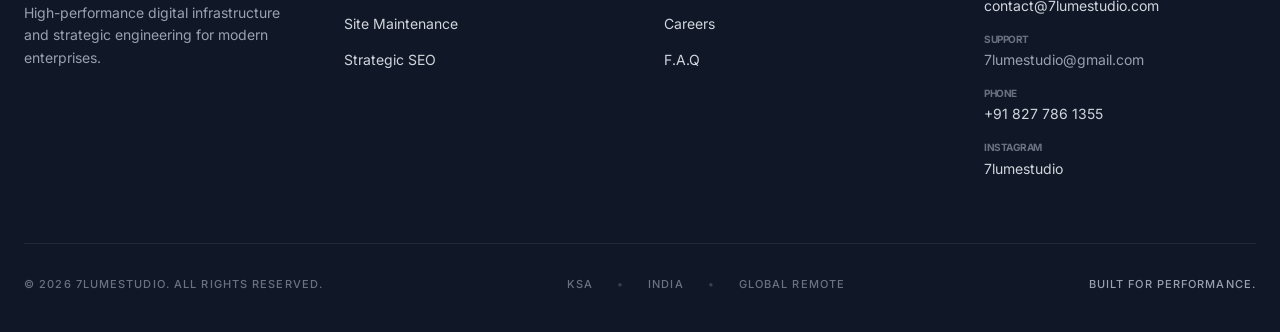
<file: contact.html>
<!DOCTYPE html>
<html lang="en" class="scroll-smooth">
<head>
    <meta charset="UTF-8">
    <meta name="viewport" content="width=device-width, initial-scale=1.0">
    <title>Contact 7LumeStudio | Get a Free Technical Audit</title>
    <meta name="description" content="Ready to scale your digital presence? Contact 7LumeStudio today for custom web development, SEO, and free technical audits in the GCC and India.">

    <link rel="stylesheet" href="style.css">

    <link href="https://fonts.googleapis.com/css2?family=Inter:wght@400;600;800&display=swap" rel="stylesheet">
    <link rel="icon" type="image/png" href="assets/img/favicon/favicon-96x96.png" sizes="96x96">
    <link rel="icon" type="image/svg+xml" href="assets/img/favicon/favicon.svg">
    <link rel="shortcut icon" href="assets/img/favicon/favicon.ico">
    <link rel="apple-touch-icon" sizes="180x180" href="assets/img/favicon/apple-touch-icon.png">
    <link rel="manifest" href="assets/img/favicon/site.webmanifest">
</head>
<body class="bg-white text-gray-900 selection:bg-teal-100">

    <!-- HEADER -->
    <header class="fixed w-full bg-white/90 backdrop-blur-md z-[100] border-b border-gray-100">
        <div class="max-w-7xl mx-auto px-6 h-20 flex items-center justify-between">
            <a href="index.html" class="flex items-center gap-3 relative z-[110]">
                <img src="assets/img/lumeblack.png" alt="7LumeStudio Logo" class="h-16 w-auto">
            </a>
            <nav class="hidden md:flex items-center gap-8">
                <a href="index.html" class="text-sm font-semibold text-gray-600 hover:text-purple-800 transition">Home</a>
                <a href="services.html" class="text-sm font-semibold text-gray-600 hover:text-purple-800 transition">Services</a>
                <a href="clients.html" class="text-sm font-semibold text-gray-600 hover:text-purple-800 transition">Clients</a>
                <a href="careers.html" class="text-sm font-semibold text-gray-600 hover:text-purple-800 transition">Careers</a>
                <a href="faq.html" class="text-sm font-semibold text-gray-600 hover:text-purple-800 transition">FAQ</a>
                <a href="contact.html" class="btn-gradient text-white px-6 py-2.5 rounded-lg text-sm font-bold hover:opacity-90 transition">Get a Quote</a>
            </nav>
            <button id="menu-btn" class="md:hidden relative z-[110] p-2 text-gray-900 focus:outline-none">
                <div id="hamburger" class="w-6 h-5 relative flex flex-col justify-between">
                    <span class="w-full h-0.5 bg-gray-900 origin-center"></span>
                    <span class="w-full h-0.5 bg-gray-900"></span>
                    <span class="w-full h-0.5 bg-gray-900 origin-center"></span>
                </div>
            </button>
        </div>
    </header>

    <!-- MOBILE MENU -->
    <div id="mobile-menu" class="fixed inset-0 bg-white translate-x-full transition-transform duration-500 ease-in-out flex flex-col items-center justify-center space-y-8 md:hidden z-[99]">
        <a href="index.html" class="text-2xl font-bold text-gray-800 hover:text-purple-800">Home</a>
        <a href="services.html" class="text-2xl font-bold text-gray-800 hover:text-purple-800">Services</a>
        <a href="clients.html" class="text-2xl font-bold text-gray-800 hover:text-purple-800">Clients</a>
        <a href="careers.html" class="text-2xl font-bold text-gray-800 hover:text-purple-800">Careers</a>
        <a href="faq.html" class="text-2xl font-bold text-gray-800 hover:text-purple-800">FAQ</a>
        <div class="pt-4">
            <a href="contact.html" class="btn-gradient text-white px-10 py-4 rounded-xl text-lg font-bold shadow-xl shadow-purple-100">Get a Quote</a>
        </div>
    </div>

    <!-- PAGE HERO -->
    <section class="pt-32 pb-12 bg-white">
        <div class="max-w-7xl mx-auto px-6">
            <p class="text-xs font-extrabold text-teal-600 uppercase tracking-[0.3em] mb-4">Inquiry</p>
            <h1 class="text-4xl md:text-6xl font-extrabold text-gray-900 leading-tight mb-6">
                Start a <span class="logo-gradient">Partnership</span>
            </h1>
            <p class="text-lg text-gray-500 max-w-2xl leading-relaxed">
                Ready to optimize your digital infrastructure? Fill out the form below, and our technical team will reach out within 24 hours.
            </p>
        </div>
    </section>

    <!-- ═══════════════════════════════════════════════════
         COMPANY PROFILE DOWNLOAD CARD
    ════════════════════════════════════════════════════ -->
    <section class="pb-12 bg-white">
        <div class="max-w-7xl mx-auto px-6">
            <div class="rounded-3xl border border-gray-100 bg-gray-50/60 p-8 md:p-10">

                <!-- Label -->
                <div class="flex items-center gap-3 mb-6">
                    <div class="w-8 h-8 bg-teal-50 rounded-lg flex items-center justify-center">
                        <!-- Document icon -->
                        <svg class="w-4 h-4 text-teal-600" fill="none" stroke="currentColor" viewBox="0 0 24 24">
                            <path stroke-linecap="round" stroke-linejoin="round" stroke-width="2" d="M9 12h6m-6 4h6m2 5H7a2 2 0 01-2-2V5a2 2 0 012-2h5.586a1 1 0 01.707.293l5.414 5.414a1 1 0 01.293.707V19a2 2 0 01-2 2z"/>
                        </svg>
                    </div>
                    <div>
                        <p class="text-[10px] font-black text-teal-600 uppercase tracking-[0.3em]">Company Profile</p>
                        <p class="text-xs text-gray-400 font-medium mt-0.5">Download our full profile to share with your team</p>
                    </div>
                </div>

                    <a href="assets/pdf/7LumeStudio-Profile-EN.pdf"
                       download
                       class="group flex items-center gap-5 bg-white rounded-2xl border border-gray-100 p-6 hover:border-teal-200 hover:shadow-lg hover:-translate-y-1 transition-all duration-300">
                        <div class="flex-shrink-0 w-12 h-12 bg-teal-500 rounded-xl flex items-center justify-center shadow-md shadow-teal-200 group-hover:scale-105 transition-transform">
                            <!-- PDF icon -->
                            <svg class="w-6 h-6 text-white" fill="currentColor" viewBox="0 0 24 24">
                                <path d="M14 2H6a2 2 0 00-2 2v16a2 2 0 002 2h12a2 2 0 002-2V8l-6-6zm-1 1.5L18.5 9H13V3.5zM8.5 15.5c-.3 0-.5-.1-.7-.3-.2-.2-.3-.5-.3-.7 0-.5.4-1 1-1h.5v-.5c0-.3.2-.5.5-.5s.5.2.5.5v.5h.5c.6 0 1 .5 1 1 0 .3-.1.5-.3.7-.2.2-.4.3-.7.3H8.5zm0-1h2v-.5h-.5c-.3 0-.5-.2-.5-.5s.2-.5.5-.5h.5v-.5h-2v2zm4-1.5h1v2h-1v-2zm1.5 0h.5c.3 0 .5.2.5.5v1c0 .3-.2.5-.5.5H14v-2zm.5 1.5v-1h-.5v1h.5z"/>
                            </svg>
                        </div>
                        <div class="flex-1 min-w-0">
                            <p class="font-bold text-gray-900 text-sm">Company Profile</p>
                            <p class="text-xs text-gray-400 mt-0.5">English · PDF</p>
                        </div>
                        <div class="flex-shrink-0 text-gray-300 group-hover:text-teal-500 transition-colors">
                            <!-- Download arrow icon -->
                            <svg class="w-5 h-5" fill="none" stroke="currentColor" viewBox="0 0 24 24">
                                <path stroke-linecap="round" stroke-linejoin="round" stroke-width="2" d="M4 16v1a3 3 0 003 3h10a3 3 0 003-3v-1m-4-4l-4 4m0 0l-4-4m4 4V4"/>
                            </svg>
                        </div>
                    </a>
            </div>
        </div>
    </section>
    <!-- ═══════════════════════════════════════════════════ -->

    <!-- CONTACT FORM + DETAILS -->
    <section class="pb-32 bg-white">
        <div class="max-w-7xl mx-auto px-6">
            <div class="grid lg:grid-cols-12 gap-16">

                <!-- LEFT: direct channels -->
                <div class="lg:col-span-4 space-y-12">
                    <div>
                        <h3 class="text-[10px] font-black text-teal-600 uppercase tracking-[0.4em] mb-6">Direct Channels</h3>
                        <div class="space-y-8">
                            <div class="space-y-4">
                                <p class="text-gray-500 font-medium text-sm">
                                    Official Inquiry:
                                    <br><a href="mailto:contact@7lumestudio.com" class="text-gray-900 font-bold hover:text-teal-600 transition underline decoration-teal-100 underline-offset-4">contact@7lumestudio.com</a>
                                </p>
                                <p class="text-gray-500 font-medium text-sm">
                                    Support:
                                    <br><a href="mailto:7lumestudio@gmail.com" class="text-gray-900 font-bold hover:text-teal-600 transition underline decoration-teal-100 underline-offset-4">7lumestudio@gmail.com</a>
                                </p>
                            </div>

                            <div class="pt-6 border-t border-gray-100 space-y-6">
                                <p class="text-gray-500 font-medium text-sm">
                                    Phone Support:
                                    <br><a href="tel:+918277861355" class="text-gray-900 font-bold hover:text-teal-600 transition">+91 827 786 1355</a>
                                </p>

                                <div class="pt-2">
                                    <a href="https://wa.me/918277861355" target="_blank" rel="noopener noreferrer"
                                       class="inline-flex items-center justify-center gap-3 w-full md:w-auto bg-[#25D366] hover:bg-[#20ba5a] text-white px-6 py-4 rounded-2xl font-bold transition-all transform hover:-translate-y-1 shadow-lg shadow-green-100">
                                        <span class="relative flex h-3 w-3">
                                            <span class="animate-ping absolute inline-flex h-full w-full rounded-full bg-white opacity-75"></span>
                                            <span class="relative inline-flex rounded-full h-3 w-3 bg-white"></span>
                                        </span>
                                        Click to Chat with Us
                                    </a>
                                </div>

                                <p class="text-gray-500 font-medium text-sm pt-4">
                                    Social Media:
                                    <br><a href="https://instagram.com/7lumestudio" target="_blank" rel="noopener noreferrer" class="text-gray-900 font-bold hover:text-teal-600 transition underline decoration-teal-100 underline-offset-4">Follow us on Instagram</a>
                                </p>
                            </div>
                        </div>
                    </div>
                </div>

                <!-- RIGHT: form -->
                <div class="lg:col-span-8 bg-white p-2 md:p-0">
                    <form action="https://api.web3forms.com/submit" method="POST" id="contact-form" class="grid md:grid-cols-2 gap-6">
                        <input type="hidden" name="access_key" value="a2f2bf77-dd22-421c-be03-a05cf43ebcd1">
                        <input type="hidden" name="subject" value="New Inquiry - 7LumeStudio">
                        <input type="hidden" name="from_name" value="7LumeStudio Contact">

                        <div class="flex flex-col">
                            <label class="text-[10px] font-bold text-gray-400 uppercase tracking-widest mb-3 ml-1">Your Name</label>
                            <input type="text" name="name" placeholder="e.g. John Doe" required class="bg-gray-50 border border-gray-100 rounded-2xl px-6 py-4 focus:outline-none focus:border-teal-500 focus:ring-4 focus:ring-teal-500/5 transition text-gray-900 placeholder:text-gray-300">
                        </div>

                        <div class="flex flex-col">
                            <label class="text-[10px] font-bold text-gray-400 uppercase tracking-widest mb-3 ml-1">Business Email</label>
                            <input type="email" name="email" placeholder="name@company.com" required class="bg-gray-50 border border-gray-100 rounded-2xl px-6 py-4 focus:outline-none focus:border-teal-500 focus:ring-4 focus:ring-teal-500/5 transition text-gray-900 placeholder:text-gray-300">
                        </div>

                        <div class="flex flex-col md:col-span-2">
                            <label class="text-[10px] font-bold text-gray-400 uppercase tracking-widest mb-3 ml-1">Service Required</label>
                            <select name="service_type" class="bg-gray-50 border border-gray-100 rounded-2xl px-6 py-4 focus:outline-none focus:border-teal-500 transition cursor-pointer appearance-none text-gray-700">
                                <option>Free Technical Audit</option>
                                <option>Web Development & Design</option>
                                <option>Hosting & Deployment</option>
                                <option>Infrastructure Maintenance</option>
                                <option>Brand Identity</option>
                            </select>
                        </div>

                        <div class="flex flex-col md:col-span-2">
                            <label class="text-[10px] font-bold text-gray-400 uppercase tracking-widest mb-3 ml-1">Project Brief</label>
                            <textarea name="message" rows="5" placeholder="What are your current technical challenges?" required class="bg-gray-50 border border-gray-100 rounded-2xl px-6 py-4 focus:outline-none focus:border-teal-500 focus:ring-4 focus:ring-teal-500/5 transition text-gray-900 placeholder:text-gray-300"></textarea>
                        </div>

                        <div class="md:col-span-2 pt-4">
                            <button type="submit" class="w-full md:w-auto bg-gray-900 text-white px-12 py-5 rounded-2xl font-bold hover:bg-teal-600 transition-all transform hover:-translate-y-1 shadow-xl shadow-gray-100">
                                Send Inquiry
                            </button>
                        </div>
                    </form>
                </div>

            </div>
        </div>
    </section>

    <div id="footer-placeholder"></div>
    <script src="assets/js/main.js" defer></script>
    <script src="assets/js/contact.js" defer></script>
</body>
</html>
</file>
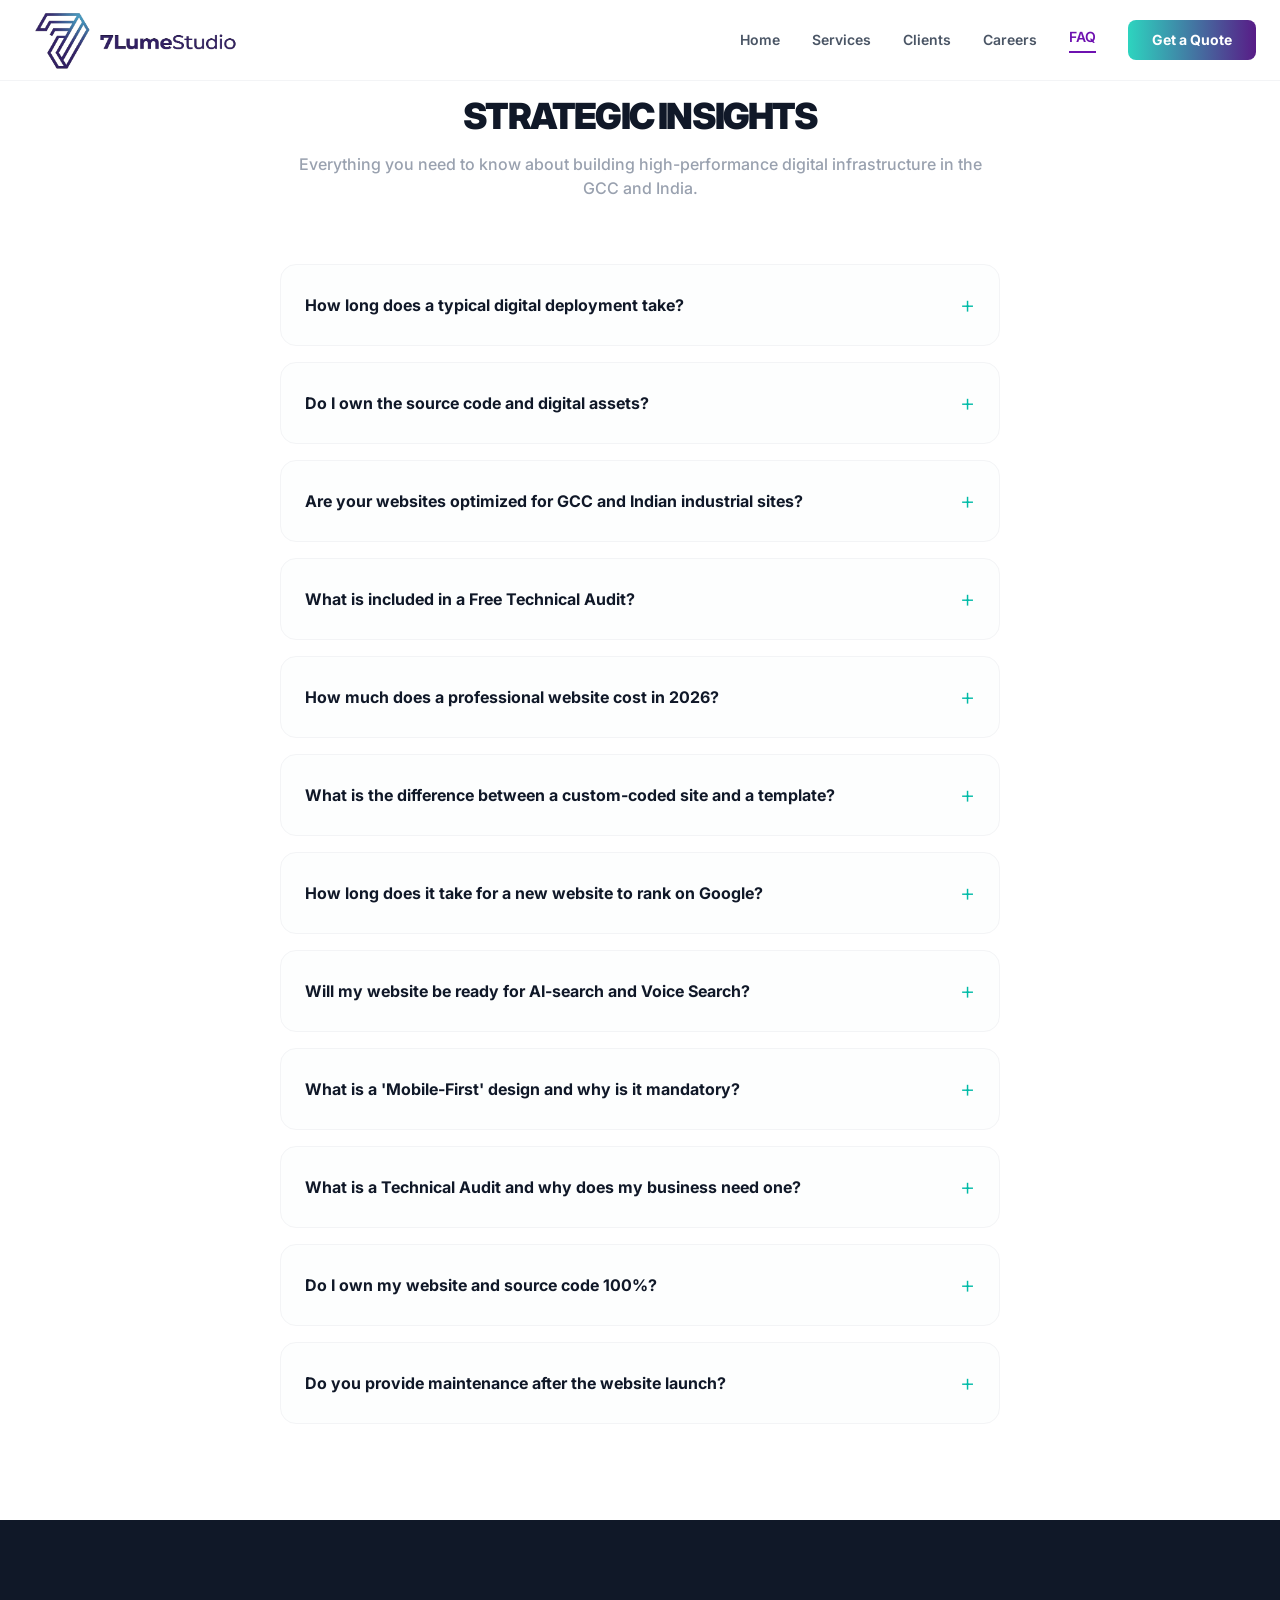
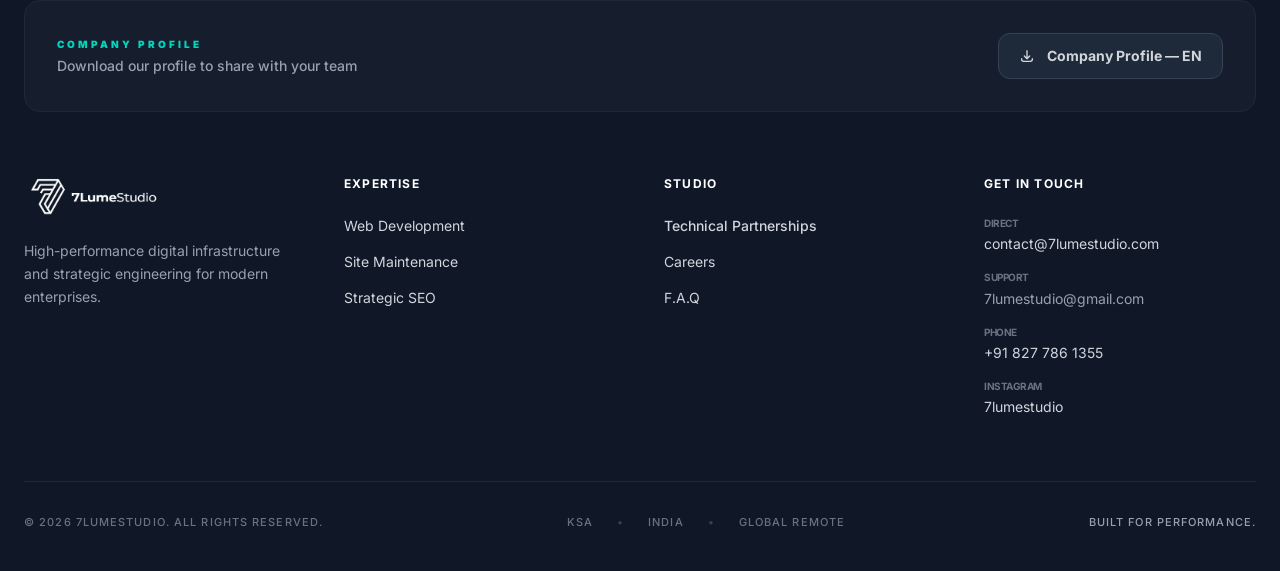
<file: faq.html>
<!DOCTYPE html>
<html lang="en" class="scroll-smooth">
<head>
    <meta charset="UTF-8">
    <meta name="viewport" content="width=device-width, initial-scale=1.0">
    <title>Web Design & SEO FAQs | Digital Insights | 7LumeStudio</title>
    <meta name="description" content="Answers to common questions about web development, site speed, and SEO. Learn how 7LumeStudio delivers 100% source code ownership to every client.">

    <link rel="stylesheet" href="style.css">

    <link href="https://fonts.googleapis.com/css2?family=Inter:wght@400;600;800&display=swap" rel="stylesheet">
    <link rel="icon" type="image/png" href="assets/img/favicon/favicon-96x96.png" sizes="96x96">
    <link rel="icon" type="image/svg+xml" href="assets/img/favicon/favicon.svg">
    <link rel="shortcut icon" href="assets/img/favicon/favicon.ico">
    <link rel="apple-touch-icon" sizes="180x180" href="assets/img/favicon/apple-touch-icon.png">
    <link rel="manifest" href="assets/img/favicon/site.webmanifest">

    <script type="application/ld+json">
    {
      "@context": "https://schema.org",
      "@type": "FAQPage",
      "mainEntity": [
        {"@type":"Question","name":"How long does a typical digital deployment take?","acceptedAnswer":{"@type":"Answer","text":"For industrial landing pages, we typically deploy within 10-14 days. Custom enterprise platforms for equipment rental or logistics usually take 4-6 weeks."}},
        {"@type":"Question","name":"Do I own the source code and digital assets?","acceptedAnswer":{"@type":"Answer","text":"Yes. At 7LumeStudio, we transfer 100% of the intellectual property and source code to your enterprise upon final settlement. No hidden lock-ins."}},
        {"@type":"Question","name":"Are your websites optimized for GCC and Indian industrial sites?","acceptedAnswer":{"@type":"Answer","text":"Absolutely. We engineer for 'Field Performance,' ensuring fast load times on 4G/LTE networks in construction zones across Dubai, Riyadh, and Mumbai."}},
        {"@type":"Question","name":"What is included in a Free Technical Audit?","acceptedAnswer":{"@type":"Answer","text":"We perform a deep-dive into your current site's speed, security gaps, and SEO ranking to identify exactly where you are losing potential high-value leads."}},
        {"@type":"Question","name":"Do you support multi-language (Arabic/English) setups?","acceptedAnswer":{"@type":"Answer","text":"Yes. We provide native RTL (Right-to-Left) support for Arabic and multi-locale configurations for international and local GCC markets."}},
        {"@type":"Question","name":"How much does a professional website cost in 2026?","acceptedAnswer":{"@type":"Answer","text":"Costs vary based on complexity. A high-performance landing page typically starts at a different tier than a full enterprise equipment rental platform. At 7LumeStudio, we provide transparent, value-based pricing with no hidden monthly fees."}},
        {"@type":"Question","name":"What is the difference between a custom-coded site and a template?","acceptedAnswer":{"@type":"Answer","text":"Templates are faster to deploy but often bloated with slow code. Custom-coded sites (using our Tailwind/Vite stack) offer superior speed, better SEO rankings, and 100% design flexibility for your brand."}},
        {"@type":"Question","name":"How long does it take for a new website to rank on Google?","acceptedAnswer":{"@type":"Answer","text":"SEO is a marathon. While technical SEO is built-in from day one, significant ranking shifts in competitive markets like Dubai or Mumbai usually take 3 to 6 months of consistent content and authority building."}},
        {"@type":"Question","name":"Will my website be ready for AI-search and Voice Search?","acceptedAnswer":{"@type":"Answer","text":"Yes. We implement Schema Markup and structured data so that AI assistants (like Gemini and Siri) can accurately pull your business information and services into conversational results."}},
        {"@type":"Question","name":"What is a 'Mobile-First' design and why is it mandatory?","acceptedAnswer":{"@type":"Answer","text":"Google uses mobile-first indexing, meaning it ranks your site based on the mobile version. We ensure your site is fast and touch-friendly for field workers and clients using smartphones in industrial zones."}},
        {"@type":"Question","name":"Can you integrate my website with my existing CRM or ERP?","acceptedAnswer":{"@type":"Answer","text":"Yes. We specialize in connecting your front-end digital presence with back-end systems to automate lead capture and inventory management for equipment rental fleets."}},
        {"@type":"Question","name":"How do you ensure my website is secure from cyber threats?","acceptedAnswer":{"@type":"Answer","text":"We implement SSL encryption, secure API handling, and server-side validation. For our GCC and Indian enterprise clients, we follow strict security protocols to protect user data and brand credibility."}},
        {"@type":"Question","name":"What is a Technical Audit and why does my business need one?","acceptedAnswer":{"@type":"Answer","text":"A Technical Audit identifies hidden 'leaks' in your site—like slow load times or broken metadata—that are causing you to lose potential clients to competitors."}},
        {"@type":"Question","name":"Do I own my website and source code 100%?","acceptedAnswer":{"@type":"Answer","text":"Absolutely. Upon project completion, 7LumeStudio transfers all IP rights and source code to you. You are never 'locked-in' to our agency."}},
        {"@type":"Question","name":"Do you provide maintenance after the website launch?","acceptedAnswer":{"@type":"Answer","text":"Yes. We offer dedicated maintenance tiers that include security patches, speed optimization, and content updates to keep your infrastructure running at peak performance."}}
      ]
    }
    </script>
</head>
<body class="bg-white text-gray-900 selection:bg-teal-100">

    <!-- HEADER -->
    <header class="fixed w-full bg-white/90 backdrop-blur-md z-[100] border-b border-gray-100">
        <div class="max-w-7xl mx-auto px-6 h-20 flex items-center justify-between">
            <a href="index.html" class="flex items-center gap-3 relative z-[110]">
                <img src="assets/img/lumeblack.png" alt="7LumeStudio Logo" class="h-16 w-auto">
            </a>
            <nav class="hidden md:flex items-center gap-8">
                <a href="index.html" class="text-sm font-semibold text-gray-600 hover:text-purple-800 transition">Home</a>
                <a href="services.html" class="text-sm font-semibold text-gray-600 hover:text-purple-800 transition">Services</a>
                <a href="clients.html" class="text-sm font-semibold text-gray-600 hover:text-purple-800 transition">Clients</a>
                <a href="careers.html" class="text-sm font-semibold text-gray-600 hover:text-purple-800 transition">Careers</a>
                <a href="faq.html" class="text-sm font-semibold text-purple-800 border-b-2 border-purple-800 pb-1">FAQ</a>
                <a href="contact.html" class="btn-gradient text-white px-6 py-2.5 rounded-lg text-sm font-bold hover:opacity-90 transition">Get a Quote</a>
            </nav>
            <button id="menu-btn" class="md:hidden relative z-[110] p-2 text-gray-900 focus:outline-none">
                <div id="hamburger" class="w-6 h-5 relative flex flex-col justify-between">
                    <span class="w-full h-0.5 bg-gray-900 origin-center"></span>
                    <span class="w-full h-0.5 bg-gray-900"></span>
                    <span class="w-full h-0.5 bg-gray-900 origin-center"></span>
                </div>
            </button>
        </div>
    </header>

    <!-- MOBILE MENU -->
    <div id="mobile-menu" class="fixed inset-0 bg-white translate-x-full transition-transform duration-500 ease-in-out flex flex-col items-center justify-center space-y-8 md:hidden z-[99]">
        <a href="index.html" class="text-2xl font-bold text-gray-800 hover:text-purple-800">Home</a>
        <a href="services.html" class="text-2xl font-bold text-gray-800 hover:text-purple-800">Services</a>
        <a href="clients.html" class="text-2xl font-bold text-gray-800 hover:text-purple-800">Clients</a>
        <a href="careers.html" class="text-2xl font-bold text-gray-800 hover:text-purple-800">Careers</a>
        <a href="faq.html" class="text-2xl font-bold text-gray-800 hover:text-purple-800">FAQ</a>
        <div class="pt-4">
            <a href="contact.html" class="btn-gradient text-white px-10 py-4 rounded-xl text-lg font-bold shadow-xl shadow-purple-100">Get a Quote</a>
        </div>
    </div>

    <!-- FAQ CONTENT -->
    <section class="py-24 bg-white">
        <div class="max-w-3xl mx-auto px-6">
            <div class="text-center mb-16">
                <h2 class="text-3xl md:text-4xl font-black text-gray-900 mb-4 uppercase tracking-tighter">Strategic Insights</h2>
                <p class="text-gray-400 font-medium">Everything you need to know about building high-performance digital infrastructure in the GCC and India.</p>
            </div>
            <div id="faq-container" class="space-y-4">
                <p class="text-center text-gray-400 animate-pulse">Synchronizing technical data...</p>
            </div>
        </div>
    </section>

    <div id="footer-placeholder"></div>
    <script src="assets/js/main.js" defer></script>
    <script src="assets/js/faq.js" defer></script>
</body>
</html>
</file>
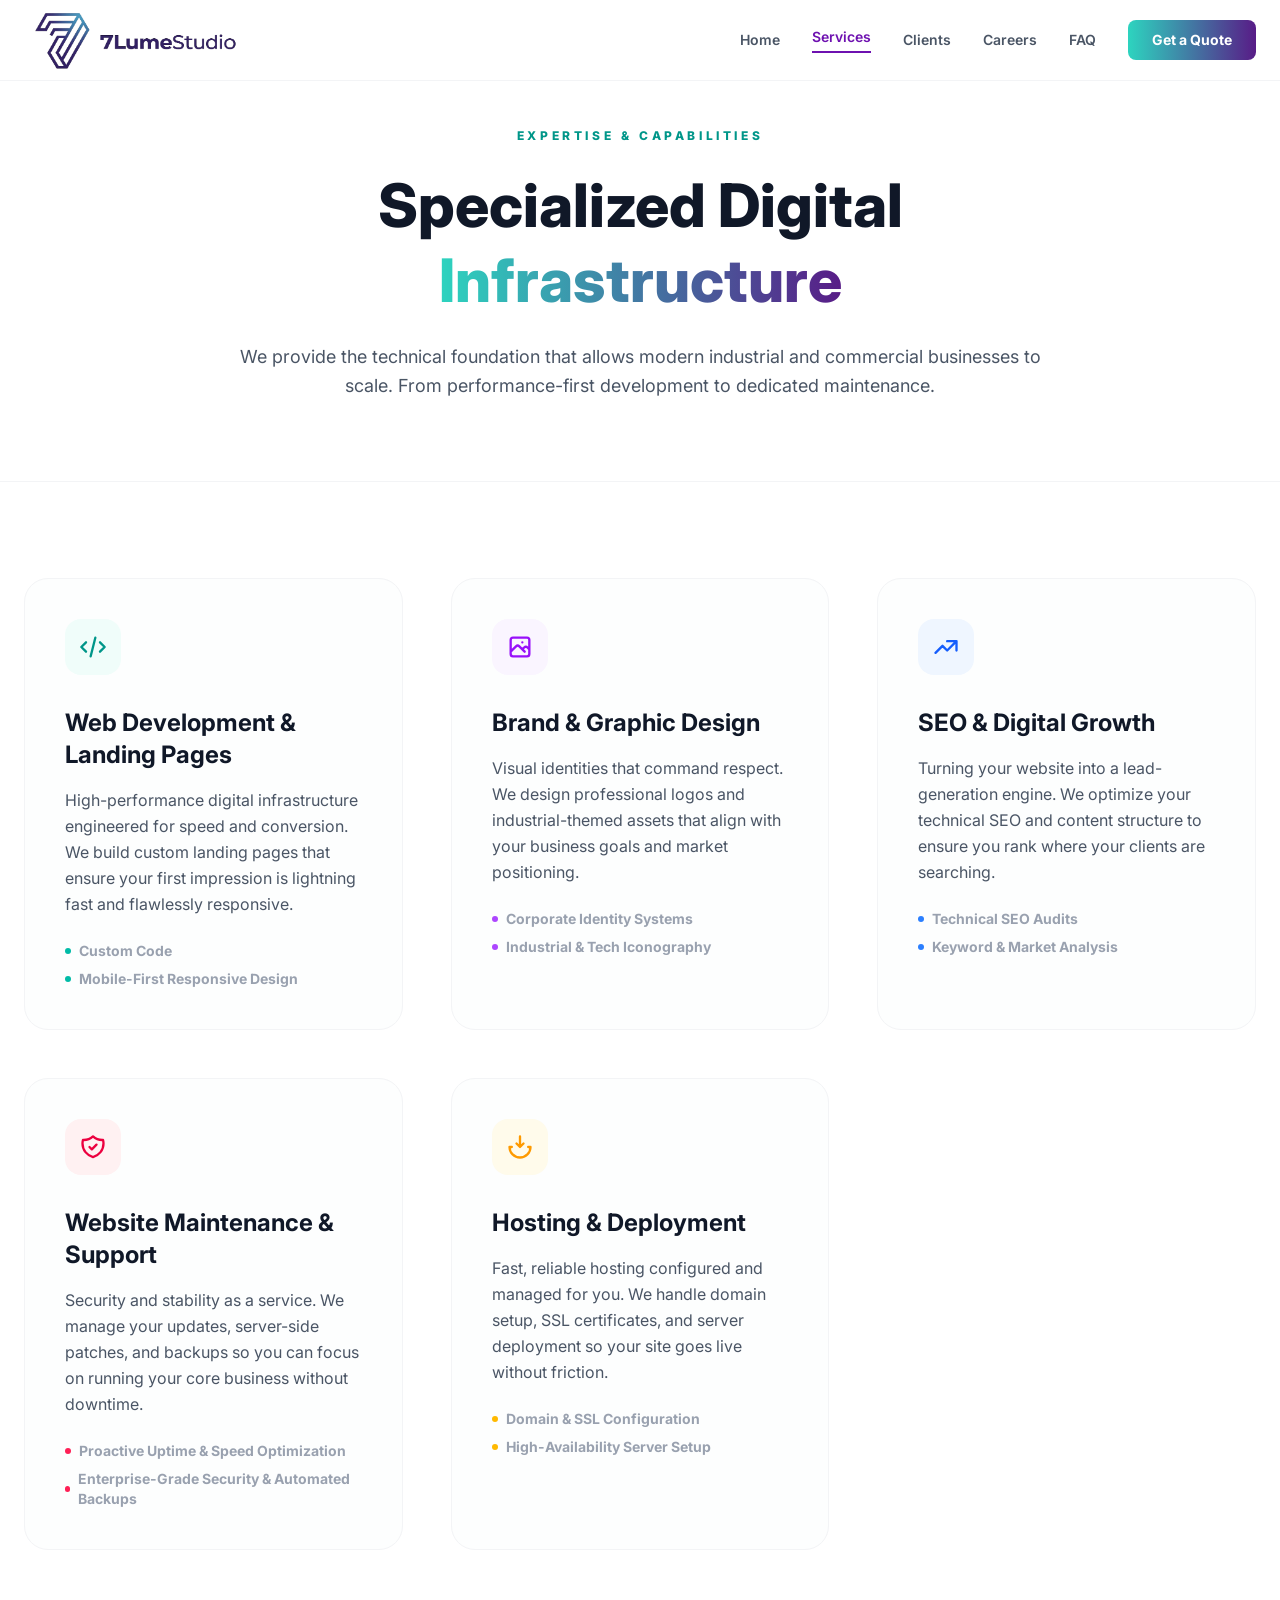
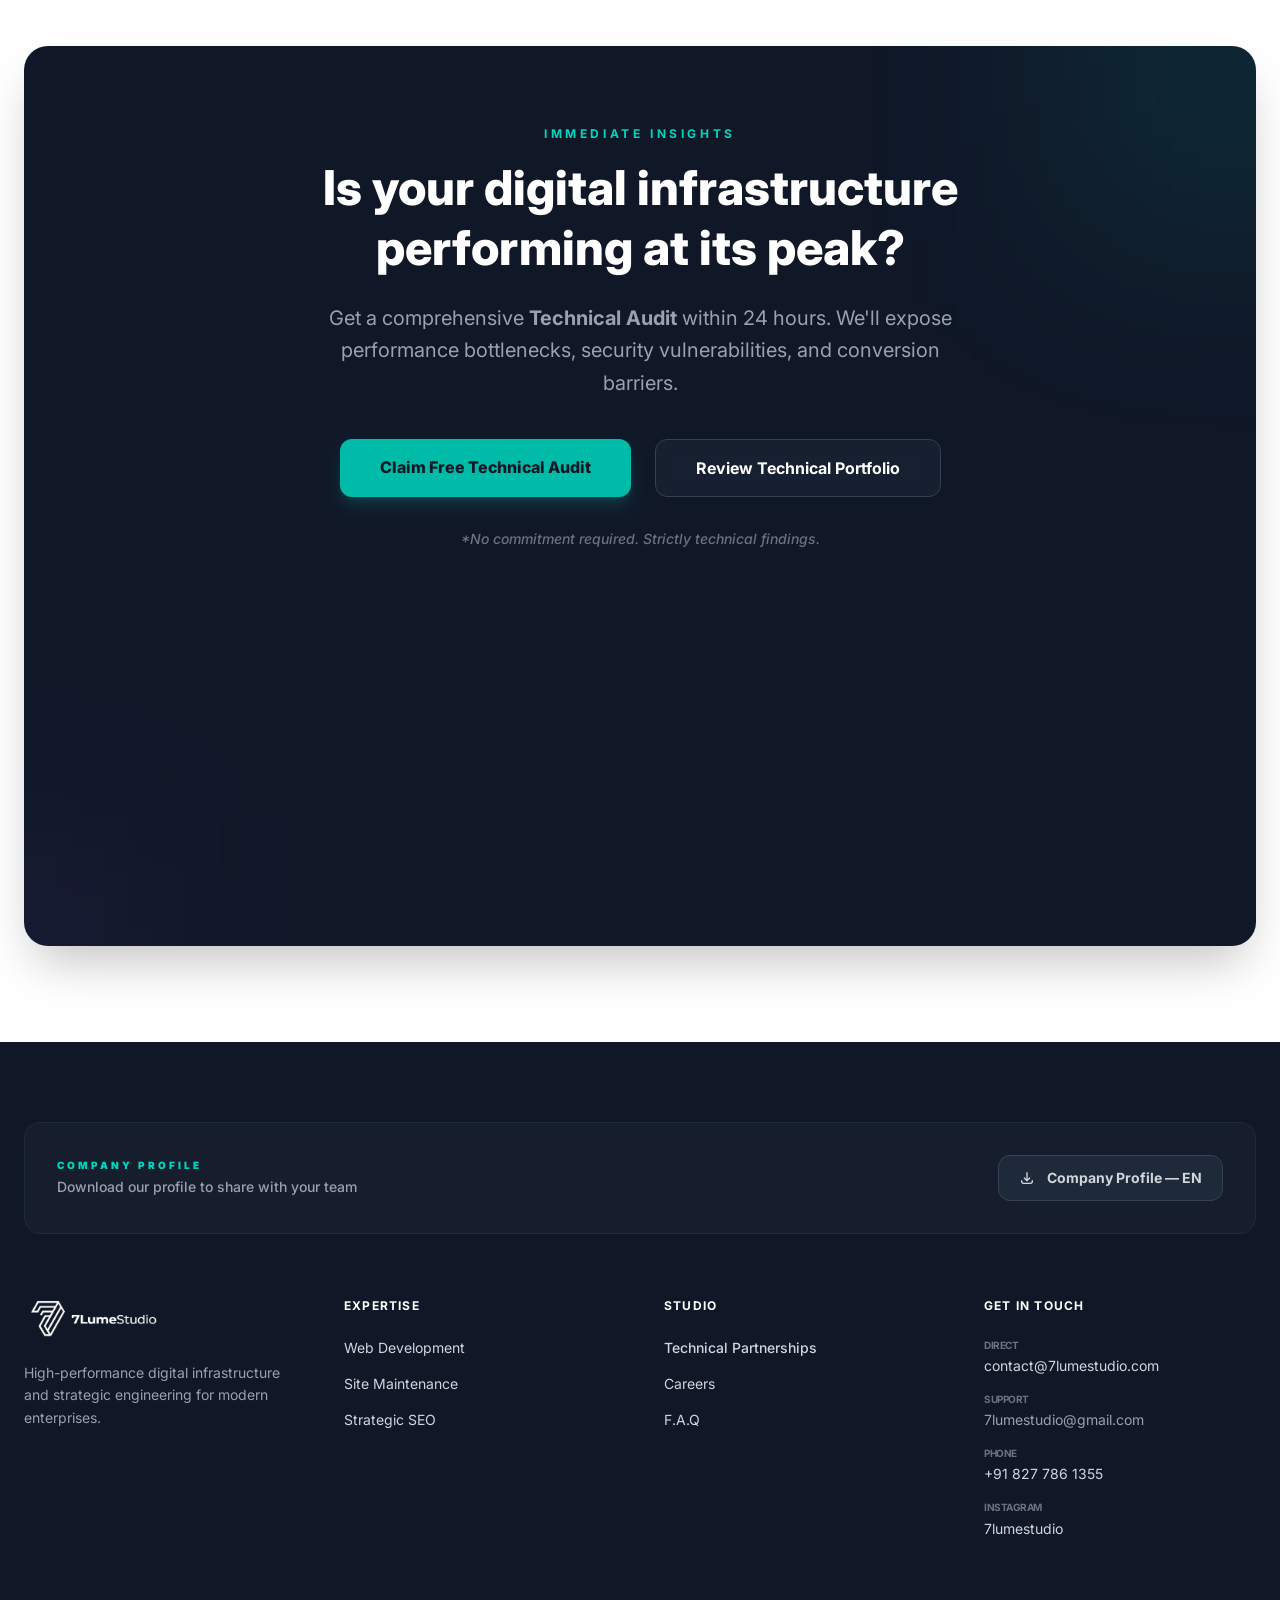
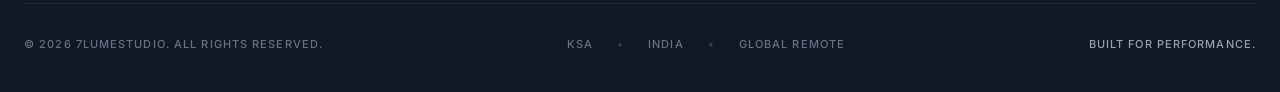
<file: services.html>
<!DOCTYPE html>
<html lang="en" class="scroll-smooth">
<head>
    <meta charset="UTF-8">
    <meta name="viewport" content="width=device-width, initial-scale=1.0">
    <title>Technical Audits & Web Engineering | 7LumeStudio</title>
    <meta name="description" content="Custom web design, technical SEO, and multi-language solutions. From landing pages to enterprise platforms, we engineer websites that convert visitors into leads.">

    <link rel="stylesheet" href="style.css">

    <link href="https://fonts.googleapis.com/css2?family=Inter:wght@400;600;800&display=swap" rel="stylesheet">
    <link rel="icon" type="image/png" href="assets/img/favicon/favicon-96x96.png" sizes="96x96">
    <link rel="icon" type="image/svg+xml" href="assets/img/favicon/favicon.svg">
    <link rel="shortcut icon" href="assets/img/favicon/favicon.ico">
    <link rel="apple-touch-icon" sizes="180x180" href="assets/img/favicon/apple-touch-icon.png">
    <link rel="manifest" href="assets/img/favicon/site.webmanifest">
</head>
<body class="bg-white text-gray-900 selection:bg-teal-100">

    <!-- HEADER -->
    <header class="fixed w-full bg-white/90 backdrop-blur-md z-[100] border-b border-gray-100">
        <div class="max-w-7xl mx-auto px-6 h-20 flex items-center justify-between">
            <a href="index.html" class="flex items-center gap-3 relative z-[110]">
                <img src="assets/img/lumeblack.png" alt="7LumeStudio Logo" class="h-16 w-auto">
            </a>
            <nav class="hidden md:flex items-center gap-8">
                <a href="index.html" class="text-sm font-semibold text-gray-600 hover:text-purple-800 transition">Home</a>
                <a href="services.html" class="text-sm font-semibold text-purple-800 border-b-2 border-purple-800 pb-1">Services</a>
                <a href="clients.html" class="text-sm font-semibold text-gray-600 hover:text-purple-800 transition">Clients</a>
                <a href="careers.html" class="text-sm font-semibold text-gray-600 hover:text-purple-800 transition">Careers</a>
                <a href="faq.html" class="text-sm font-semibold text-gray-600 hover:text-purple-800 transition">FAQ</a>
                <a href="contact.html" class="btn-gradient text-white px-6 py-2.5 rounded-lg text-sm font-bold hover:opacity-90 transition">Get a Quote</a>
            </nav>
            <button id="menu-btn" class="md:hidden relative z-[110] p-2 text-gray-900 focus:outline-none">
                <div id="hamburger" class="w-6 h-5 relative flex flex-col justify-between">
                    <span class="w-full h-0.5 bg-gray-900 origin-center"></span>
                    <span class="w-full h-0.5 bg-gray-900"></span>
                    <span class="w-full h-0.5 bg-gray-900 origin-center"></span>
                </div>
            </button>
        </div>
    </header>

    <!-- MOBILE MENU -->
    <div id="mobile-menu" class="fixed inset-0 bg-white translate-x-full transition-transform duration-500 ease-in-out flex flex-col items-center justify-center space-y-8 md:hidden z-[99]">
        <a href="index.html" class="text-2xl font-bold text-gray-800 hover:text-purple-800">Home</a>
        <a href="services.html" class="text-2xl font-bold text-gray-800 hover:text-purple-800">Services</a>
        <a href="clients.html" class="text-2xl font-bold text-gray-800 hover:text-purple-800">Clients</a>
        <a href="careers.html" class="text-2xl font-bold text-gray-800 hover:text-purple-800">Careers</a>
        <a href="faq.html" class="text-2xl font-bold text-gray-800 hover:text-purple-800">FAQ</a>
        <div class="pt-4">
            <a href="contact.html" class="btn-gradient text-white px-10 py-4 rounded-xl text-lg font-bold shadow-xl shadow-purple-100">Get a Quote</a>
        </div>
    </div>

    <!-- PAGE HERO -->
    <section class="pt-32 pb-20 bg-white border-b border-gray-100">
        <div class="max-w-4xl mx-auto px-6 text-center">
            <p class="text-xs font-extrabold text-teal-600 uppercase tracking-[0.3em] mb-6">Expertise & Capabilities</p>
            <h1 class="text-4xl md:text-6xl font-extrabold text-gray-900 mb-6 leading-tight">
                Specialized Digital <span class="logo-gradient">Infrastructure</span>
            </h1>
            <p class="text-lg text-gray-600 leading-relaxed">
                We provide the technical foundation that allows modern industrial and commercial businesses to scale. From performance-first development to dedicated maintenance.
            </p>
        </div>
    </section>

    <!-- SERVICES GRID -->
    <section class="py-24 bg-white">
        <div class="max-w-7xl mx-auto px-6">
            <div class="grid md:grid-cols-2 lg:grid-cols-3 gap-12">

                <div class="group p-10 rounded-3xl border border-gray-100 bg-gray-50/30 hover:bg-white hover:shadow-2xl hover:-translate-y-2 transition-all duration-500">
                    <div class="w-14 h-14 bg-teal-50 rounded-2xl flex items-center justify-center mb-8 group-hover:scale-110 transition-transform">
                        <svg class="w-7 h-7 text-teal-600" fill="none" stroke="currentColor" viewBox="0 0 24 24"><path stroke-linecap="round" stroke-linejoin="round" stroke-width="2" d="M10 20l4-16m4 4l4 4-4 4M6 16l-4-4 4-4" /></svg>
                    </div>
                    <h3 class="text-2xl font-bold mb-4">Web Development & Landing Pages</h3>
                    <p class="text-gray-600 leading-relaxed mb-6">High-performance digital infrastructure engineered for speed and conversion. We build custom landing pages that ensure your first impression is lightning fast and flawlessly responsive.</p>
                    <ul class="text-sm font-bold text-gray-400 space-y-2">
                        <li class="flex items-center gap-2"><span class="w-1.5 h-1.5 bg-teal-500 rounded-full"></span> Custom Code</li>
                        <li class="flex items-center gap-2"><span class="w-1.5 h-1.5 bg-teal-500 rounded-full"></span> Mobile-First Responsive Design</li>
                    </ul>
                </div>

                <div class="group p-10 rounded-3xl border border-gray-100 bg-gray-50/30 hover:bg-white hover:shadow-2xl hover:-translate-y-2 transition-all duration-500">
                    <div class="w-14 h-14 bg-purple-50 rounded-2xl flex items-center justify-center mb-8 group-hover:scale-110 transition-transform">
                        <svg class="w-7 h-7 text-purple-600" fill="none" stroke="currentColor" viewBox="0 0 24 24"><path stroke-linecap="round" stroke-linejoin="round" stroke-width="2" d="M4 16l4.586-4.586a2 2 0 012.828 0L16 16m-2-2l1.586-1.586a2 2 0 012.828 0L20 14m-6-6h.01M6 20h12a2 2 0 002-2V6a2 2 0 00-2-2H6a2 2 0 00-2 2v12a2 2 0 002 2z" /></svg>
                    </div>
                    <h3 class="text-2xl font-bold mb-4">Brand & Graphic Design</h3>
                    <p class="text-gray-600 leading-relaxed mb-6">Visual identities that command respect. We design professional logos and industrial-themed assets that align with your business goals and market positioning.</p>
                    <ul class="text-sm font-bold text-gray-400 space-y-2">
                        <li class="flex items-center gap-2"><span class="w-1.5 h-1.5 bg-purple-500 rounded-full"></span> Corporate Identity Systems</li>
                        <li class="flex items-center gap-2"><span class="w-1.5 h-1.5 bg-purple-500 rounded-full"></span> Industrial & Tech Iconography</li>
                    </ul>
                </div>

                <div class="group p-10 rounded-3xl border border-gray-100 bg-gray-50/30 hover:bg-white hover:shadow-2xl hover:-translate-y-2 transition-all duration-500">
                    <div class="w-14 h-14 bg-blue-50 rounded-2xl flex items-center justify-center mb-8 group-hover:scale-110 transition-transform">
                        <svg class="w-7 h-7 text-blue-600" fill="none" stroke="currentColor" viewBox="0 0 24 24"><path stroke-linecap="round" stroke-linejoin="round" stroke-width="2" d="M13 7h8m0 0v8m0-8l-8 8-4-4-6 6" /></svg>
                    </div>
                    <h3 class="text-2xl font-bold mb-4">SEO & Digital Growth</h3>
                    <p class="text-gray-600 leading-relaxed mb-6">Turning your website into a lead-generation engine. We optimize your technical SEO and content structure to ensure you rank where your clients are searching.</p>
                    <ul class="text-sm font-bold text-gray-400 space-y-2">
                        <li class="flex items-center gap-2"><span class="w-1.5 h-1.5 bg-blue-500 rounded-full"></span> Technical SEO Audits</li>
                        <li class="flex items-center gap-2"><span class="w-1.5 h-1.5 bg-blue-500 rounded-full"></span> Keyword & Market Analysis</li>
                    </ul>
                </div>

                <div class="group p-10 rounded-3xl border border-gray-100 bg-gray-50/30 hover:bg-white hover:shadow-2xl hover:-translate-y-2 transition-all duration-500">
                    <div class="w-14 h-14 bg-rose-50 rounded-2xl flex items-center justify-center mb-8 group-hover:scale-110 transition-transform">
                        <svg class="w-7 h-7 text-rose-600" fill="none" stroke="currentColor" viewBox="0 0 24 24"><path stroke-linecap="round" stroke-linejoin="round" stroke-width="2" d="M9 12l2 2 4-4m5.618-4.016A11.955 11.955 0 0112 2.944a11.955 11.955 0 01-8.618 3.04A12.02 12.02 0 003 9c0 5.591 3.824 10.29 9 11.622 5.176-1.332 9-6.03 9-11.622 0-1.042-.133-2.052-.382-3.016z" /></svg>
                    </div>
                    <h3 class="text-2xl font-bold mb-4">Website Maintenance & Support</h3>
                    <p class="text-gray-600 leading-relaxed mb-6">Security and stability as a service. We manage your updates, server-side patches, and backups so you can focus on running your core business without downtime.</p>
                    <ul class="text-sm font-bold text-gray-400 space-y-2">
                        <li class="flex items-center gap-2"><span class="w-1.5 h-1.5 bg-rose-500 rounded-full"></span> Proactive Uptime & Speed Optimization</li>
                        <li class="flex items-center gap-2"><span class="w-1.5 h-1.5 bg-rose-500 rounded-full"></span> Enterprise-Grade Security & Automated Backups</li>
                    </ul>
                </div>

                <!-- Hosting card -->
                <div class="group p-10 rounded-3xl border border-gray-100 bg-gray-50/30 hover:bg-white hover:shadow-2xl hover:-translate-y-2 transition-all duration-500">
                    <div class="w-14 h-14 bg-amber-50 rounded-2xl flex items-center justify-center mb-8 group-hover:scale-110 transition-transform">
                        <svg class="w-7 h-7 text-amber-500" fill="none" stroke="currentColor" viewBox="0 0 24 24"><path stroke-linecap="round" stroke-linejoin="round" stroke-width="2" d="M5 12H3a9 9 0 1018 0h-2M12 3v9m0 0l-3-3m3 3l3-3" /></svg>
                    </div>
                    <h3 class="text-2xl font-bold mb-4">Hosting & Deployment</h3>
                    <p class="text-gray-600 leading-relaxed mb-6">Fast, reliable hosting configured and managed for you. We handle domain setup, SSL certificates, and server deployment so your site goes live without friction.</p>
                    <ul class="text-sm font-bold text-gray-400 space-y-2">
                        <li class="flex items-center gap-2"><span class="w-1.5 h-1.5 bg-amber-400 rounded-full"></span> Domain & SSL Configuration</li>
                        <li class="flex items-center gap-2"><span class="w-1.5 h-1.5 bg-amber-400 rounded-full"></span> High-Availability Server Setup</li>
                    </ul>
                </div>

            </div>
        </div>
    </section>

    <!-- CTA BANNER -->
    <section class="py-20 bg-gray-900 text-white mx-6 rounded-3xl mb-24 overflow-hidden relative shadow-2xl">
        <div class="absolute top-0 right-0 w-96 h-96 bg-teal-500/10 blur-[100px] -translate-y-1/2 translate-x-1/2"></div>
        <div class="absolute bottom-0 left-0 w-64 h-64 bg-purple-500/5 blur-[80px] translate-y-1/2 -translate-x-1/2"></div>
        <div class="max-w-4xl mx-auto text-center relative z-10 px-6">
            <p class="text-teal-400 font-bold text-xs uppercase tracking-[0.3em] mb-4">Immediate Insights</p>
            <h2 class="text-3xl md:text-5xl font-extrabold mb-6 leading-tight">
                Is your digital infrastructure <br class="hidden md:block"> performing at its peak?
            </h2>
            <p class="text-gray-400 mb-10 text-lg md:text-xl leading-relaxed max-w-2xl mx-auto">
                Get a comprehensive <strong>Technical Audit</strong> within 24 hours. We'll expose performance bottlenecks, security vulnerabilities, and conversion barriers.
            </p>
            <div class="flex flex-wrap justify-center gap-6">
                <a href="contact.html" class="bg-teal-500 text-gray-900 px-10 py-4 rounded-xl font-extrabold hover:bg-teal-400 transition-all transform hover:-translate-y-1 shadow-lg shadow-teal-500/20">
                    Claim Free Technical Audit
                </a>
                <a href="clients.html" class="border border-gray-700 bg-gray-800/50 backdrop-blur-sm text-white px-10 py-4 rounded-xl font-bold hover:bg-gray-800 transition-all transform hover:-translate-y-1">
                    Review Technical Portfolio
                </a>
            </div>
            <p class="mt-8 text-gray-500 text-sm font-medium italic">*No commitment required. Strictly technical findings.</p>
        </div>
    </section>

    <div id="footer-placeholder"></div>
    <script src="assets/js/main.js" defer></script>
</body>
</html>
</file>
